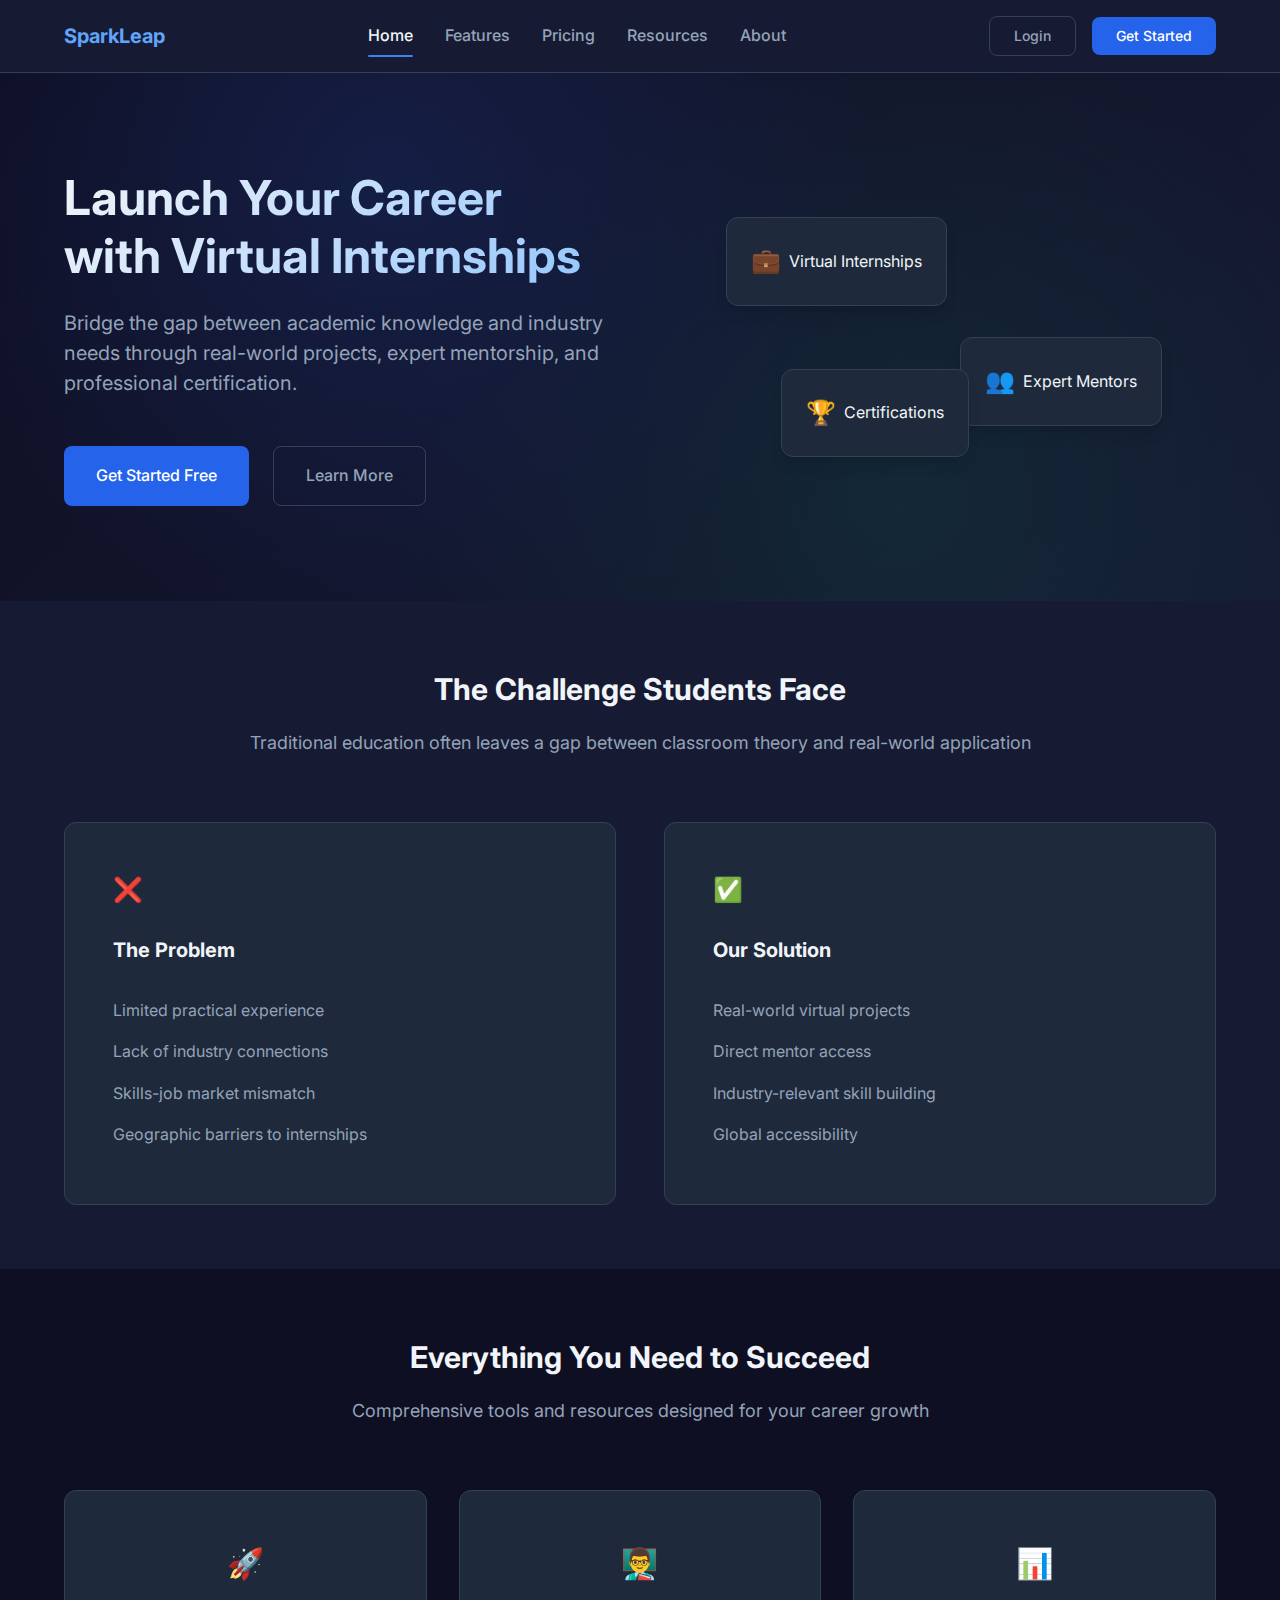
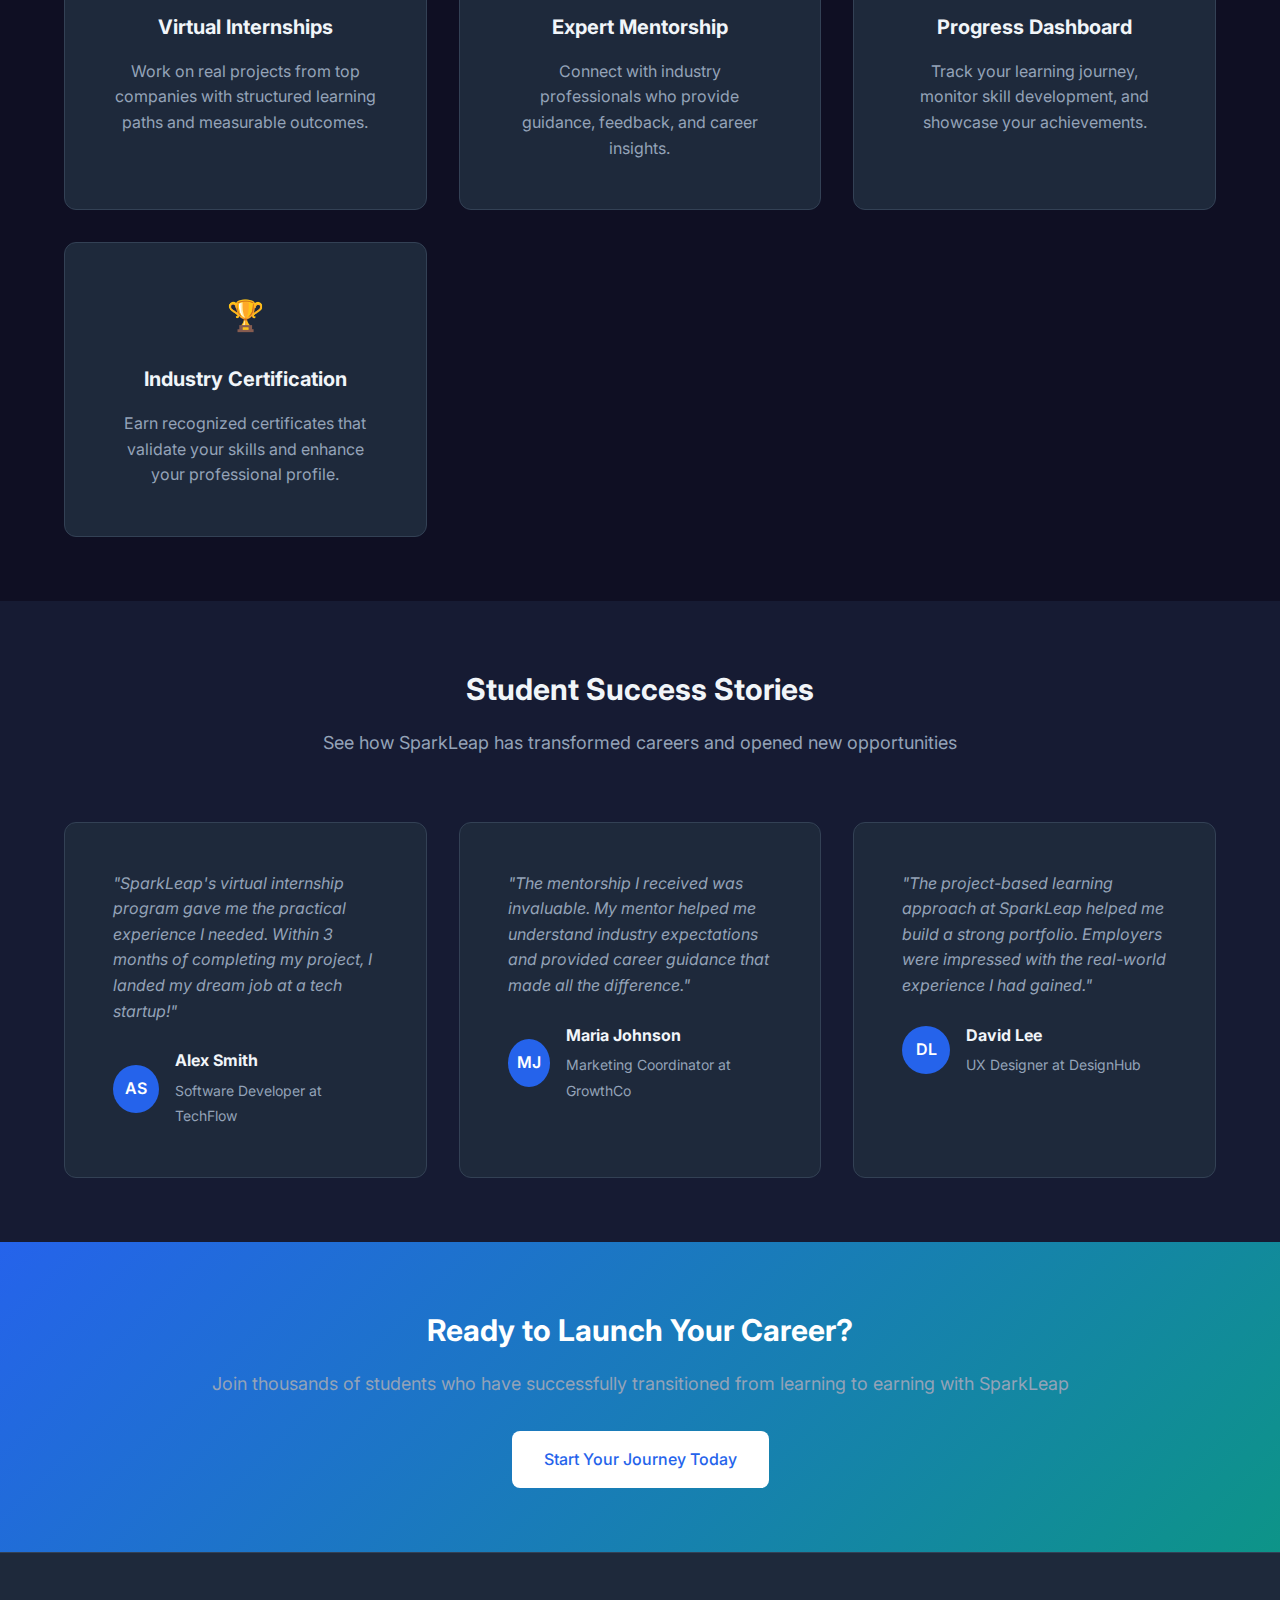
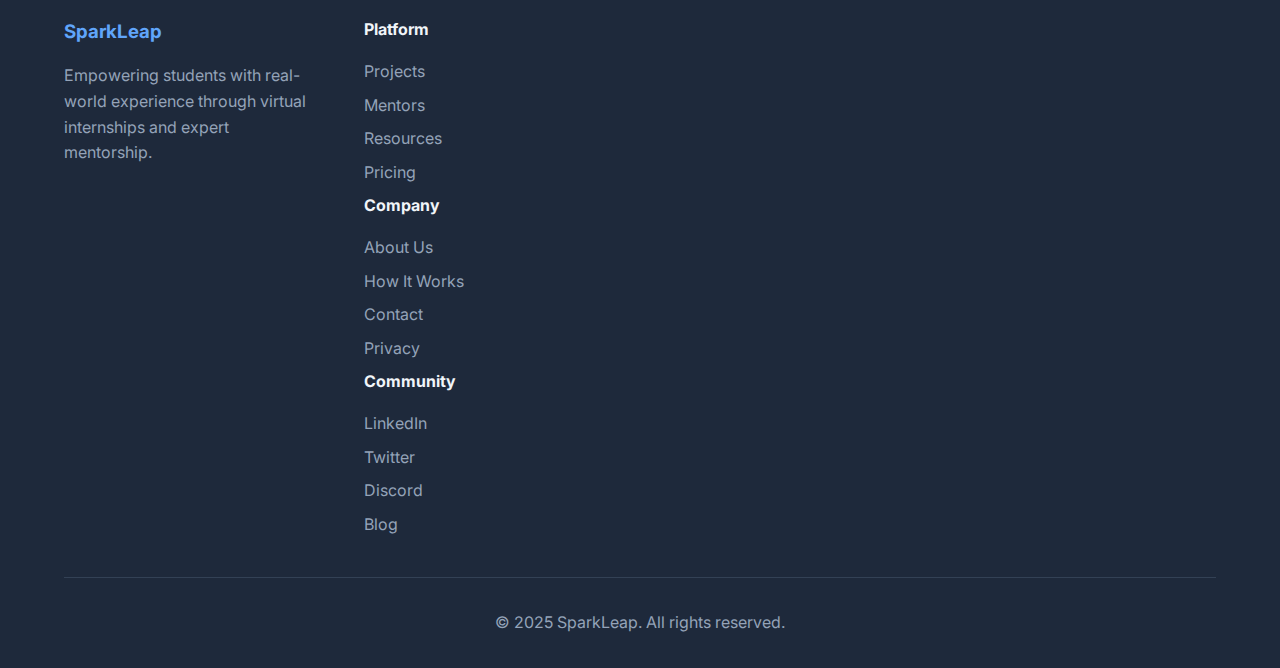
<file: index.html>
<!DOCTYPE html>
<html lang="en">
<head>
    <meta charset="UTF-8">
    <meta name="viewport" content="width=device-width, initial-scale=1.0">
    <title>SparkLeap - Virtual Internship Platform</title>
    <link rel="stylesheet" href="styles.css">
    <link href="https://fonts.googleapis.com/css2?family=Inter:wght@300;400;500;600;700&display=swap" rel="stylesheet">
</head>
<body>
    <nav class="navbar">
        <div class="nav-container">
            <div class="nav-logo">
                <h2>SparkLeap</h2>
            </div>
            <div class="nav-menu" id="navMenu">
                <a href="index.html" class="nav-link">Home</a>
                <a href="overview.html" class="nav-link">Features</a>
                <a href="pricing.html" class="nav-link">Pricing</a>
                <a href="resources.html" class="nav-link">Resources</a>
                <a href="team.html" class="nav-link">About</a>
            </div>
            <div class="nav-buttons">
                <a href="login.html" class="btn-secondary">Login</a>
                <a href="signup.html" class="btn-primary">Get Started</a>
            </div>
            <div class="hamburger" id="hamburger">
                <span></span>
                <span></span>
                <span></span>
            </div>
        </div>
    </nav>

    <main>
        <!-- Hero Section -->
        <section class="hero">
            <div class="container">
                <div class="hero-content">
                    <h1 class="hero-title">Launch Your Career with Virtual Internships</h1>
                    <p class="hero-subtitle">Bridge the gap between academic knowledge and industry needs through real-world projects, expert mentorship, and professional certification.</p>
                    <div class="hero-buttons">
                        <a href="signup.html" class="btn-primary btn-large">Get Started Free</a>
                        <a href="overview.html" class="btn-secondary btn-large">Learn More</a>
                    </div>
                </div>
                <div class="hero-image">
                    <div class="hero-graphic">
                        <div class="floating-card card-1">
                            <div class="card-icon">💼</div>
                            <span>Virtual Internships</span>
                        </div>
                        <div class="floating-card card-2">
                            <div class="card-icon">👥</div>
                            <span>Expert Mentors</span>
                        </div>
                        <div class="floating-card card-3">
                            <div class="card-icon">🏆</div>
                            <span>Certifications</span>
                        </div>
                    </div>
                </div>
            </div>
        </section>

        <!-- Problem & Solution -->
        <section class="problem-solution">
            <div class="container">
                <div class="section-header">
                    <h2>The Challenge Students Face</h2>
                    <p>Traditional education often leaves a gap between classroom theory and real-world application</p>
                </div>
                <div class="problem-solution-grid">
                    <div class="problem-card">
                        <div class="card-icon error">❌</div>
                        <h3>The Problem</h3>
                        <ul>
                            <li>Limited practical experience</li>
                            <li>Lack of industry connections</li>
                            <li>Skills-job market mismatch</li>
                            <li>Geographic barriers to internships</li>
                        </ul>
                    </div>
                    <div class="solution-card">
                        <div class="card-icon success">✅</div>
                        <h3>Our Solution</h3>
                        <ul>
                            <li>Real-world virtual projects</li>
                            <li>Direct mentor access</li>
                            <li>Industry-relevant skill building</li>
                            <li>Global accessibility</li>
                        </ul>
                    </div>
                </div>
            </div>
        </section>

        <!-- Features Overview -->
        <section class="features">
            <div class="container">
                <div class="section-header">
                    <h2>Everything You Need to Succeed</h2>
                    <p>Comprehensive tools and resources designed for your career growth</p>
                </div>
                <div class="features-grid">
                    <div class="feature-card">
                        <div class="feature-icon">🚀</div>
                        <h3>Virtual Internships</h3>
                        <p>Work on real projects from top companies with structured learning paths and measurable outcomes.</p>
                    </div>
                    <div class="feature-card">
                        <div class="feature-icon">👨‍🏫</div>
                        <h3>Expert Mentorship</h3>
                        <p>Connect with industry professionals who provide guidance, feedback, and career insights.</p>
                    </div>
                    <div class="feature-card">
                        <div class="feature-icon">📊</div>
                        <h3>Progress Dashboard</h3>
                        <p>Track your learning journey, monitor skill development, and showcase your achievements.</p>
                    </div>
                    <div class="feature-card">
                        <div class="feature-icon">🏆</div>
                        <h3>Industry Certification</h3>
                        <p>Earn recognized certificates that validate your skills and enhance your professional profile.</p>
                    </div>
                </div>
            </div>
        </section>

        <!-- Testimonials -->
        <section class="testimonials">
            <div class="container">
                <div class="section-header">
                    <h2>Student Success Stories</h2>
                    <p>See how SparkLeap has transformed careers and opened new opportunities</p>
                </div>
                <div class="testimonials-grid">
                    <div class="testimonial-card">
                        <div class="testimonial-content">
                            <p>"SparkLeap's virtual internship program gave me the practical experience I needed. Within 3 months of completing my project, I landed my dream job at a tech startup!"</p>
                        </div>
                        <div class="testimonial-author">
                            <div class="author-avatar">AS</div>
                            <div class="author-info">
                                <h4>Alex Smith</h4>
                                <span>Software Developer at TechFlow</span>
                            </div>
                        </div>
                    </div>
                    <div class="testimonial-card">
                        <div class="testimonial-content">
                            <p>"The mentorship I received was invaluable. My mentor helped me understand industry expectations and provided career guidance that made all the difference."</p>
                        </div>
                        <div class="testimonial-author">
                            <div class="author-avatar">MJ</div>
                            <div class="author-info">
                                <h4>Maria Johnson</h4>
                                <span>Marketing Coordinator at GrowthCo</span>
                            </div>
                        </div>
                    </div>
                    <div class="testimonial-card">
                        <div class="testimonial-content">
                            <p>"The project-based learning approach at SparkLeap helped me build a strong portfolio. Employers were impressed with the real-world experience I had gained."</p>
                        </div>
                        <div class="testimonial-author">
                            <div class="author-avatar">DL</div>
                            <div class="author-info">
                                <h4>David Lee</h4>
                                <span>UX Designer at DesignHub</span>
                            </div>
                        </div>
                    </div>
                </div>
            </div>
        </section>

        <!-- CTA Section -->
        <section class="cta">
            <div class="container">
                <div class="cta-content">
                    <h2>Ready to Launch Your Career?</h2>
                    <p>Join thousands of students who have successfully transitioned from learning to earning with SparkLeap</p>
                    <a href="signup.html" class="btn-primary btn-large">Start Your Journey Today</a>
                </div>
            </div>
        </section>
    </main>

    <!-- Footer -->
    <footer class="footer">
        <div class="container">
            <div class="footer-content">
                <div class="footer-brand">
                    <h3>SparkLeap</h3>
                    <p>Empowering students with real-world experience through virtual internships and expert mentorship.</p>
                </div>
                <div class="footer-links">
                    <div class="footer-column">
                        <h4>Platform</h4>
                        <a href="projects.html">Projects</a>
                        <a href="mentors.html">Mentors</a>
                        <a href="resources.html">Resources</a>
                        <a href="pricing.html">Pricing</a>
                    </div>
                    <div class="footer-column">
                        <h4>Company</h4>
                        <a href="team.html">About Us</a>
                        <a href="overview.html">How It Works</a>
                        <a href="#" onclick="alert('Contact: hello@sparkleap.com')">Contact</a>
                        <a href="#" onclick="alert('Privacy policy coming soon')">Privacy</a>
                    </div>
                    <div class="footer-column">
                        <h4>Community</h4>
                        <a href="#" onclick="alert('LinkedIn: @SparkLeap')">LinkedIn</a>
                        <a href="#" onclick="alert('Twitter: @SparkLeap')">Twitter</a>
                        <a href="#" onclick="alert('Discord community coming soon')">Discord</a>
                        <a href="#" onclick="alert('Blog coming soon')">Blog</a>
                    </div>
                </div>
            </div>
            <div class="footer-bottom">
                <p>&copy; 2025 SparkLeap. All rights reserved.</p>
            </div>
        </div>
    </footer>

    <script src="app.js"></script>
</body>
</html>
</file>
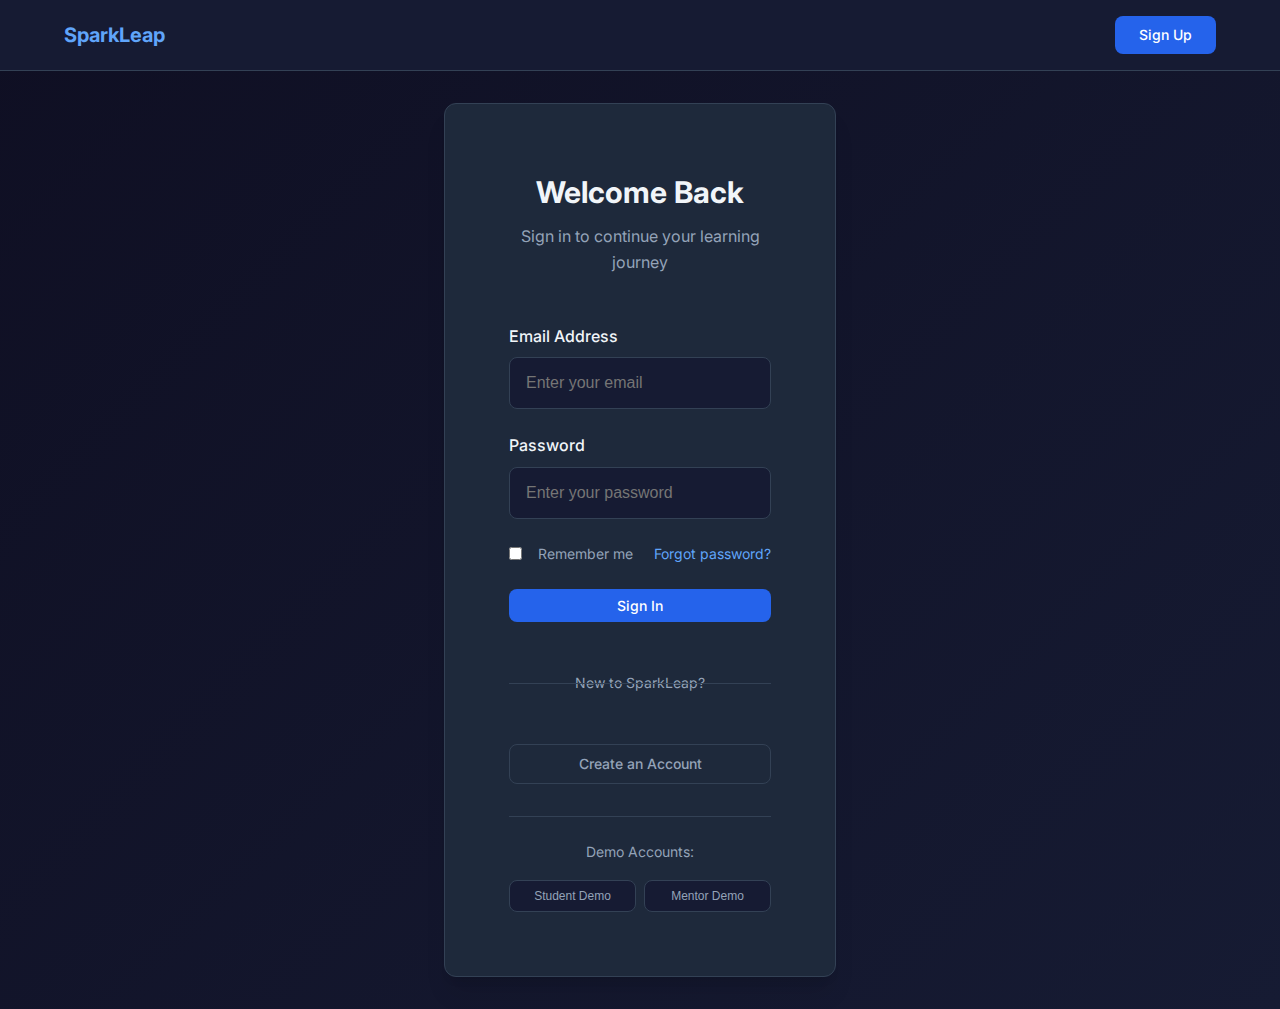
<file: dashboard.html>
<!DOCTYPE html>
<html lang="en">
<head>
    <meta charset="UTF-8">
    <meta name="viewport" content="width=device-width, initial-scale=1.0">
    <title>Dashboard - SparkLeap</title>
    <link rel="stylesheet" href="styles.css">
    <link href="https://fonts.googleapis.com/css2?family=Inter:wght@300;400;500;600;700&display=swap" rel="stylesheet">
</head>
<body>
    <nav class="navbar">
        <div class="nav-container">
            <div class="nav-logo">
                <h2>SparkLeap</h2>
            </div>
            <div class="nav-menu" id="navMenu">
                <a href="dashboard.html" class="nav-link active">Dashboard</a>
                <a href="projects.html" class="nav-link">Projects</a>
                <a href="mentors.html" class="nav-link">Mentors</a>
                <a href="resources.html" class="nav-link">Resources</a>
                <a href="team.html" class="nav-link">Team</a>
            </div>
            <div class="nav-buttons">
                <div class="user-menu">
                    <span id="userName">User</span>
                    <button id="logoutBtn" class="btn-secondary">Logout</button>
                </div>
            </div>
        </div>
    </nav>

    <main class="dashboard">
        <div class="container">
            <div class="dashboard-header">
                <div class="welcome-section">
                    <h1 id="welcomeMessage">Welcome back!</h1>
                    <p>Continue your learning journey and track your progress</p>
                </div>
                <div class="subscription-badge" id="subscriptionBadge">
                    <span>Free Plan</span>
                </div>
            </div>

            <div class="stats-grid">
                <div class="stat-card">
                    <div class="stat-icon">📚</div>
                    <div class="stat-info">
                        <h3 id="enrolledProjects">0</h3>
                        <p>Enrolled Projects</p>
                    </div>
                </div>
                <div class="stat-card">
                    <div class="stat-icon">✅</div>
                    <div class="stat-info">
                        <h3 id="completedProjects">0</h3>
                        <p>Completed</p>
                    </div>
                </div>
                <div class="stat-card">
                    <div class="stat-icon">🏆</div>
                    <div class="stat-info">
                        <h3 id="certifications">0</h3>
                        <p>Certifications</p>
                    </div>
                </div>
                <div class="stat-card">
                    <div class="stat-icon">👥</div>
                    <div class="stat-info">
                        <h3 id="mentorConnections">0</h3>
                        <p>Mentor Connections</p>
                    </div>
                </div>
            </div>

            <div class="dashboard-content">
                <div class="dashboard-section">
                    <div class="section-header">
                        <h2>Your Projects</h2>
                        <a href="projects.html" class="btn-secondary">View All</a>
                    </div>
                    <div class="project-cards" id="userProjects">
                        <div class="empty-state">
                            <div class="empty-icon">📝</div>
                            <h3>No projects yet</h3>
                            <p>Start your first project to begin your learning journey</p>
                            <a href="projects.html" class="btn-primary">Browse Projects</a>
                        </div>
                    </div>
                </div>

                <div class="dashboard-section">
                    <div class="section-header">
                        <h2>Recent Activity</h2>
                    </div>
                    <div class="activity-feed" id="activityFeed">
                        <div class="activity-item">
                            <div class="activity-icon">🎉</div>
                            <div class="activity-content">
                                <p><strong>Welcome to SparkLeap!</strong></p>
                                <span class="activity-time">Just now</span>
                            </div>
                        </div>
                    </div>
                </div>

                <div class="dashboard-section">
                    <div class="section-header">
                        <h2>Recommended for You</h2>
                    </div>
                    <div class="recommendations">
                        <div class="recommendation-card">
                            <h4>🚀 Getting Started Guide</h4>
                            <p>Learn how to make the most of your SparkLeap experience</p>
                            <a href="resources.html" class="btn-secondary btn-small">Read Guide</a>
                        </div>
                        <div class="recommendation-card">
                            <h4>💼 Build Your Profile</h4>
                            <p>Complete your profile to get personalized project recommendations</p>
                            <button class="btn-secondary btn-small" onclick="alert('Profile editing coming soon!')">Edit Profile</button>
                        </div>
                        <div class="recommendation-card">
                            <h4>🎯 Set Career Goals</h4>
                            <p>Define your career objectives to get targeted learning paths</p>
                            <button class="btn-secondary btn-small" onclick="alert('Goal setting coming soon!')">Set Goals</button>
                        </div>
                    </div>
                </div>
            </div>
        </div>
    </main>

    <script src="dashboard.js"></script>
    <script src="app.js"></script>
</body>
</html>
</file>
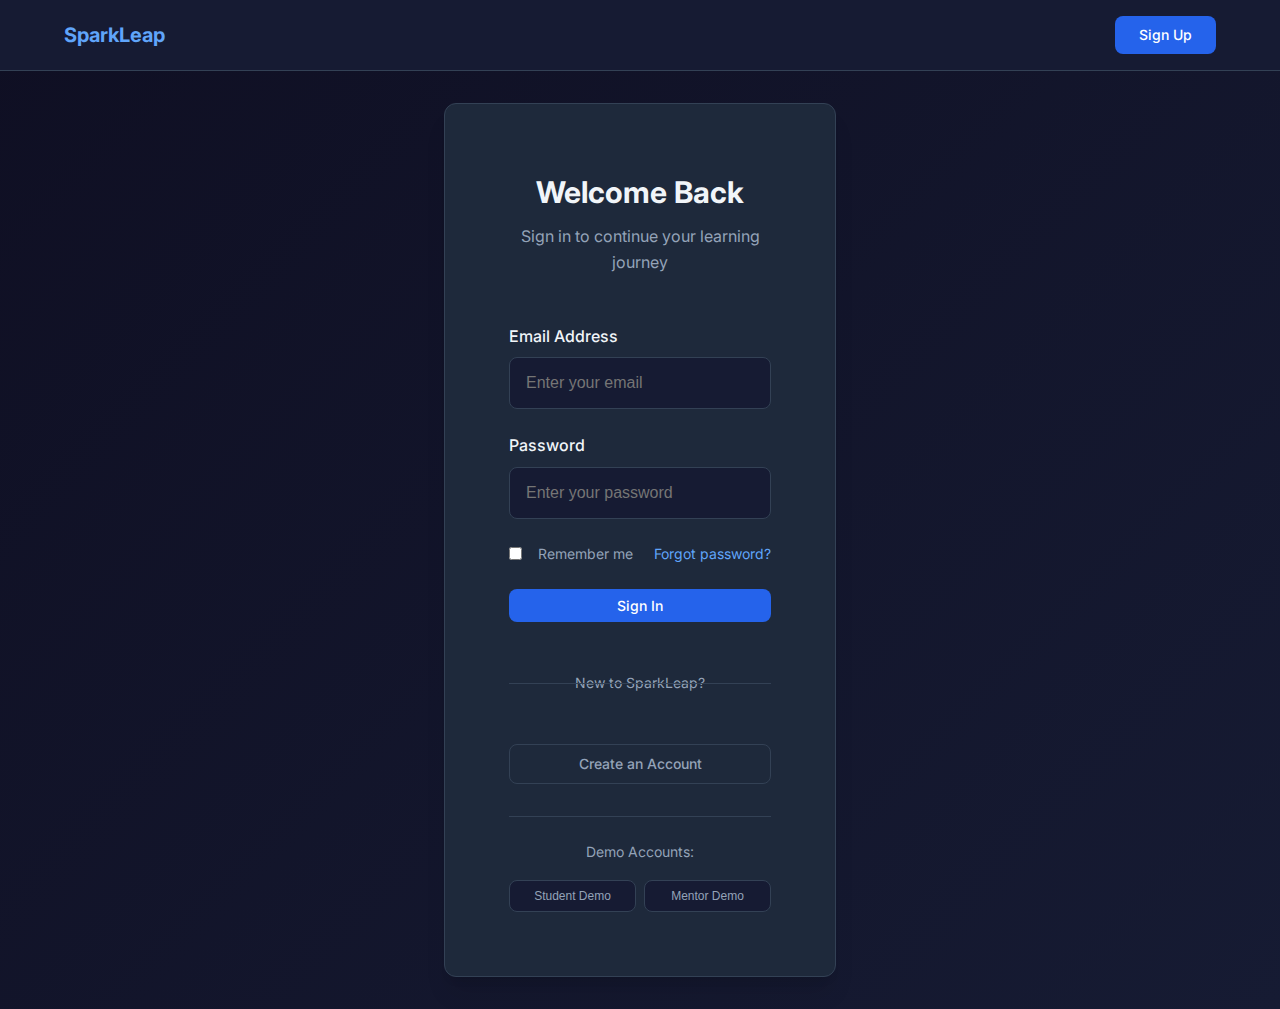
<file: login.html>
<!DOCTYPE html>
<html lang="en">
<head>
    <meta charset="UTF-8">
    <meta name="viewport" content="width=device-width, initial-scale=1.0">
    <title>Login - SparkLeap</title>
    <link rel="stylesheet" href="styles.css">
    <link href="https://fonts.googleapis.com/css2?family=Inter:wght@300;400;500;600;700&display=swap" rel="stylesheet">
</head>
<body class="auth-page">
    <nav class="navbar">
        <div class="nav-container">
            <div class="nav-logo">
                <a href="index.html"><h2>SparkLeap</h2></a>
            </div>
            <div class="nav-buttons">
                <a href="signup.html" class="btn-primary">Sign Up</a>
            </div>
        </div>
    </nav>

    <main class="auth-main">
        <div class="auth-container">
            <div class="auth-card">
                <div class="auth-header">
                    <h1>Welcome Back</h1>
                    <p>Sign in to continue your learning journey</p>
                </div>
                
                <form class="auth-form" id="loginForm">
                    <div class="form-group">
                        <label for="email">Email Address</label>
                        <input type="email" id="email" name="email" required placeholder="Enter your email">
                    </div>
                    
                    <div class="form-group">
                        <label for="password">Password</label>
                        <input type="password" id="password" name="password" required placeholder="Enter your password">
                    </div>
                    
                    <div class="form-options">
                        <label class="checkbox-container">
                            <input type="checkbox" id="remember">
                            <span class="checkmark"></span>
                            Remember me
                        </label>
                        <a href="#" class="forgot-password" onclick="alert('Password reset feature coming soon!')">Forgot password?</a>
                    </div>
                    
                    <button type="submit" class="btn-primary btn-full">Sign In</button>
                    
                    <div class="auth-divider">
                        <span>New to SparkLeap?</span>
                    </div>
                    
                    <a href="signup.html" class="btn-secondary btn-full">Create an Account</a>
                </form>
                
                <div class="demo-accounts">
                    <p class="demo-title">Demo Accounts:</p>
                    <div class="demo-buttons">
                        <button class="demo-btn" onclick="fillDemoAccount('student')">Student Demo</button>
                        <button class="demo-btn" onclick="fillDemoAccount('mentor')">Mentor Demo</button>
                    </div>
                </div>
            </div>
        </div>
    </main>

    <script src="auth.js"></script>
</body>
</html>
</file>
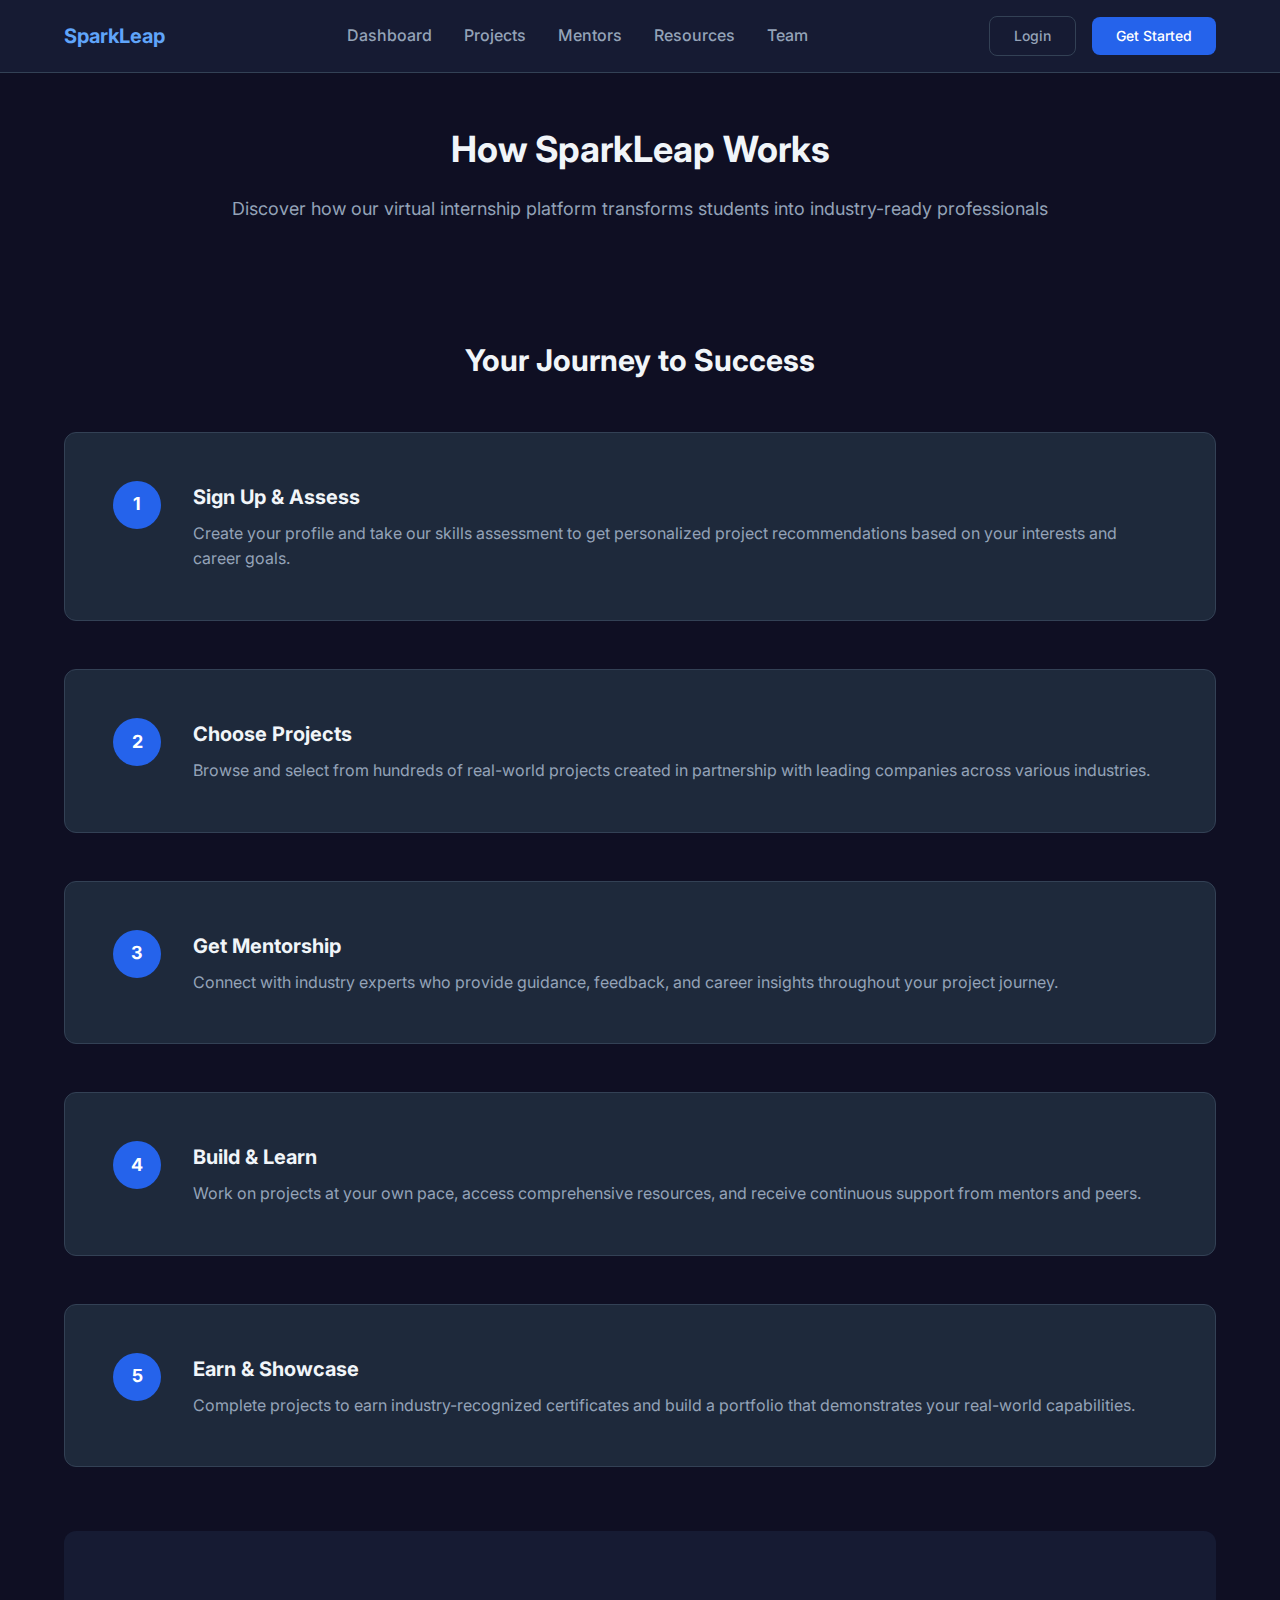
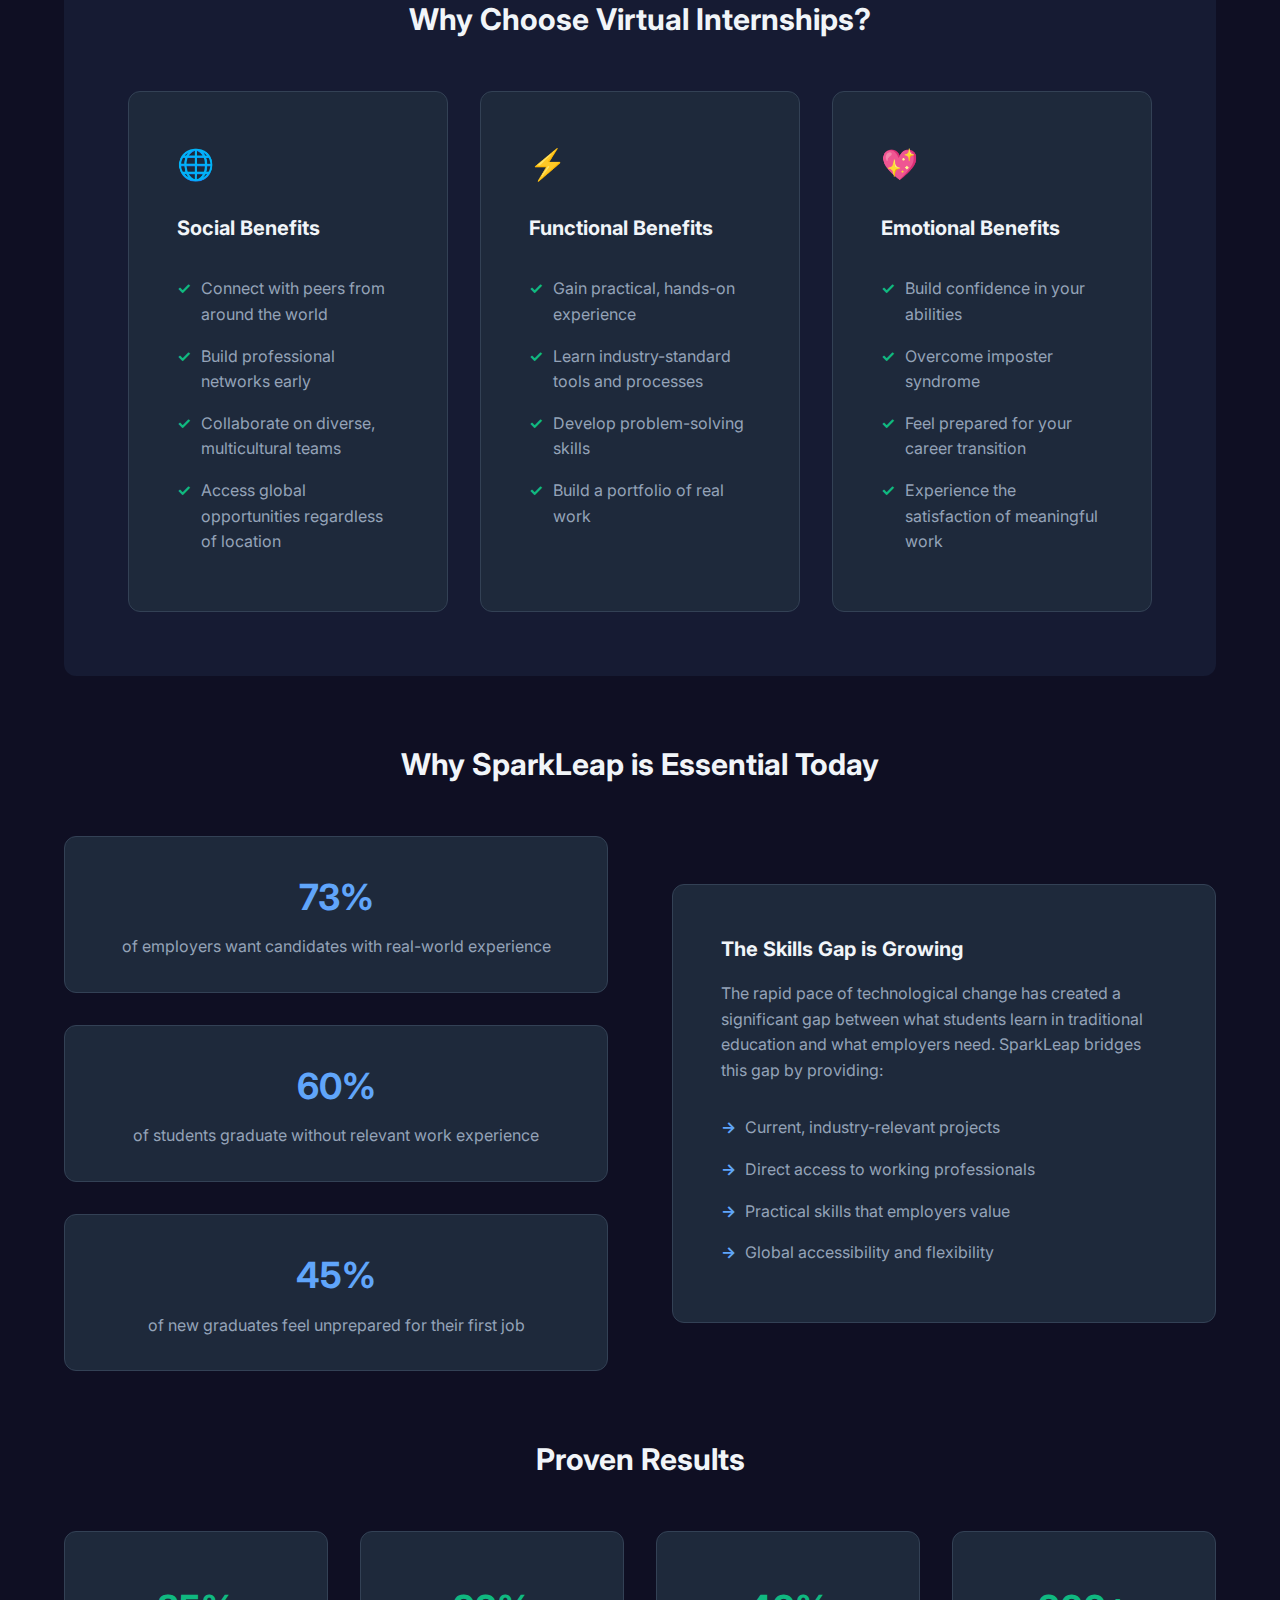
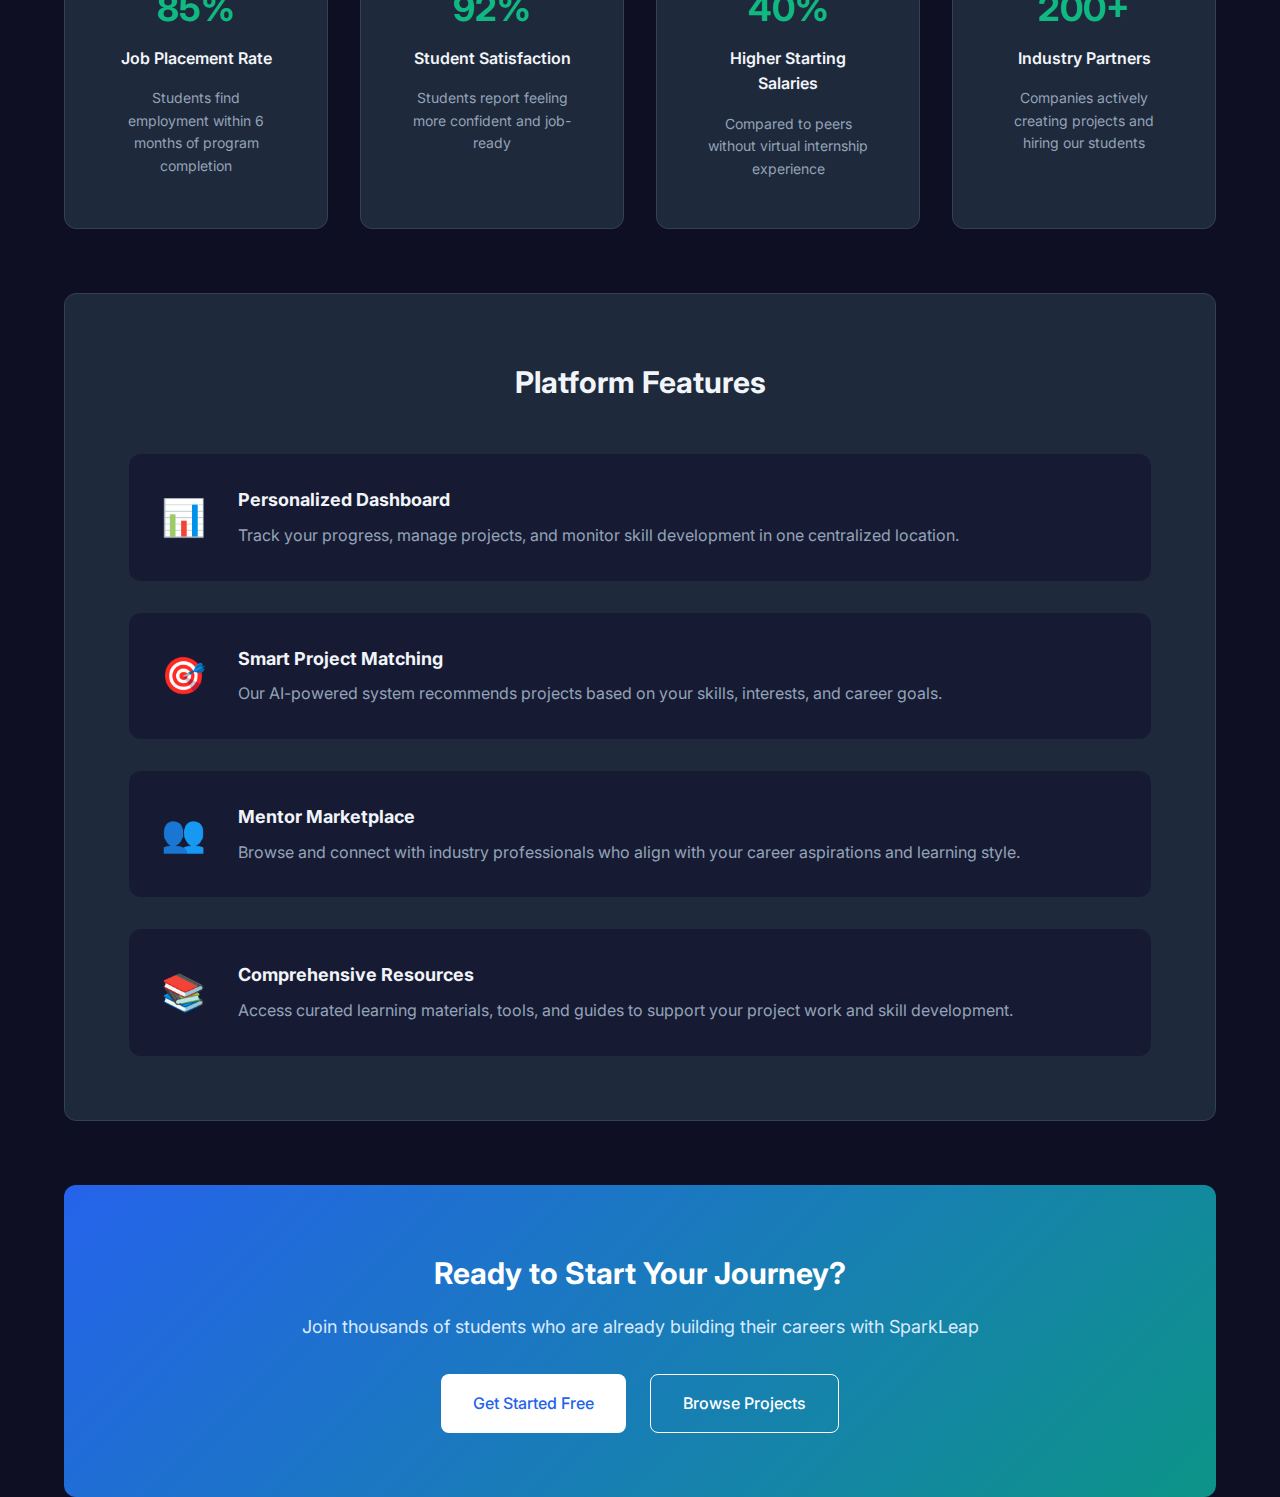
<file: overview.html>
<!DOCTYPE html>
<html lang="en">
<head>
    <meta charset="UTF-8">
    <meta name="viewport" content="width=device-width, initial-scale=1.0">
    <title>How It Works - SparkLeap</title>
    <link rel="stylesheet" href="styles.css">
    <link href="https://fonts.googleapis.com/css2?family=Inter:wght@300;400;500;600;700&display=swap" rel="stylesheet">
</head>
<body>
    <nav class="navbar">
        <div class="nav-container">
            <div class="nav-logo">
                <a href="index.html"><h2>SparkLeap</h2></a>
            </div>
            <div class="nav-menu" id="navMenu">
                <a href="dashboard.html" class="nav-link" id="dashboardLink">Dashboard</a>
                <a href="projects.html" class="nav-link">Projects</a>
                <a href="mentors.html" class="nav-link">Mentors</a>
                <a href="resources.html" class="nav-link">Resources</a>
                <a href="team.html" class="nav-link">Team</a>
            </div>
            <div class="nav-buttons" id="navButtons">
                <a href="login.html" class="btn-secondary">Login</a>
                <a href="signup.html" class="btn-primary">Get Started</a>
            </div>
        </div>
    </nav>

    <main class="overview-page">
        <div class="container">
            <div class="page-header">
                <h1>How SparkLeap Works</h1>
                <p>Discover how our virtual internship platform transforms students into industry-ready professionals</p>
            </div>

            <div class="process-section">
                <h2>Your Journey to Success</h2>
                <div class="process-steps">
                    <div class="step">
                        <div class="step-number">1</div>
                        <div class="step-content">
                            <h3>Sign Up & Assess</h3>
                            <p>Create your profile and take our skills assessment to get personalized project recommendations based on your interests and career goals.</p>
                        </div>
                    </div>
                    <div class="step">
                        <div class="step-number">2</div>
                        <div class="step-content">
                            <h3>Choose Projects</h3>
                            <p>Browse and select from hundreds of real-world projects created in partnership with leading companies across various industries.</p>
                        </div>
                    </div>
                    <div class="step">
                        <div class="step-number">3</div>
                        <div class="step-content">
                            <h3>Get Mentorship</h3>
                            <p>Connect with industry experts who provide guidance, feedback, and career insights throughout your project journey.</p>
                        </div>
                    </div>
                    <div class="step">
                        <div class="step-number">4</div>
                        <div class="step-content">
                            <h3>Build & Learn</h3>
                            <p>Work on projects at your own pace, access comprehensive resources, and receive continuous support from mentors and peers.</p>
                        </div>
                    </div>
                    <div class="step">
                        <div class="step-number">5</div>
                        <div class="step-content">
                            <h3>Earn & Showcase</h3>
                            <p>Complete projects to earn industry-recognized certificates and build a portfolio that demonstrates your real-world capabilities.</p>
                        </div>
                    </div>
                </div>
            </div>

            <div class="benefits-section">
                <h2>Why Choose Virtual Internships?</h2>
                <div class="benefits-grid">
                    <div class="benefit-card social">
                        <div class="benefit-icon">🌐</div>
                        <h3>Social Benefits</h3>
                        <ul>
                            <li>Connect with peers from around the world</li>
                            <li>Build professional networks early</li>
                            <li>Collaborate on diverse, multicultural teams</li>
                            <li>Access global opportunities regardless of location</li>
                        </ul>
                    </div>
                    <div class="benefit-card functional">
                        <div class="benefit-icon">⚡</div>
                        <h3>Functional Benefits</h3>
                        <ul>
                            <li>Gain practical, hands-on experience</li>
                            <li>Learn industry-standard tools and processes</li>
                            <li>Develop problem-solving skills</li>
                            <li>Build a portfolio of real work</li>
                        </ul>
                    </div>
                    <div class="benefit-card emotional">
                        <div class="benefit-icon">💖</div>
                        <h3>Emotional Benefits</h3>
                        <ul>
                            <li>Build confidence in your abilities</li>
                            <li>Overcome imposter syndrome</li>
                            <li>Feel prepared for your career transition</li>
                            <li>Experience the satisfaction of meaningful work</li>
                        </ul>
                    </div>
                </div>
            </div>

            <div class="market-trends-section">
                <h2>Why SparkLeap is Essential Today</h2>
                <div class="trends-content">
                    <div class="trend-stats">
                        <div class="stat">
                            <h3>73%</h3>
                            <p>of employers want candidates with real-world experience</p>
                        </div>
                        <div class="stat">
                            <h3>60%</h3>
                            <p>of students graduate without relevant work experience</p>
                        </div>
                        <div class="stat">
                            <h3>45%</h3>
                            <p>of new graduates feel unprepared for their first job</p>
                        </div>
                    </div>
                    <div class="trends-text">
                        <h3>The Skills Gap is Growing</h3>
                        <p>The rapid pace of technological change has created a significant gap between what students learn in traditional education and what employers need. SparkLeap bridges this gap by providing:</p>
                        <ul>
                            <li>Current, industry-relevant projects</li>
                            <li>Direct access to working professionals</li>
                            <li>Practical skills that employers value</li>
                            <li>Global accessibility and flexibility</li>
                        </ul>
                    </div>
                </div>
            </div>

            <div class="success-metrics">
                <h2>Proven Results</h2>
                <div class="metrics-grid">
                    <div class="metric-card">
                        <div class="metric-number">85%</div>
                        <div class="metric-label">Job Placement Rate</div>
                        <p>Students find employment within 6 months of program completion</p>
                    </div>
                    <div class="metric-card">
                        <div class="metric-number">92%</div>
                        <div class="metric-label">Student Satisfaction</div>
                        <p>Students report feeling more confident and job-ready</p>
                    </div>
                    <div class="metric-card">
                        <div class="metric-number">40%</div>
                        <div class="metric-label">Higher Starting Salaries</div>
                        <p>Compared to peers without virtual internship experience</p>
                    </div>
                    <div class="metric-card">
                        <div class="metric-number">200+</div>
                        <div class="metric-label">Industry Partners</div>
                        <p>Companies actively creating projects and hiring our students</p>
                    </div>
                </div>
            </div>

            <div class="platform-features">
                <h2>Platform Features</h2>
                <div class="features-showcase">
                    <div class="feature-item">
                        <div class="feature-visual">📊</div>
                        <div class="feature-details">
                            <h4>Personalized Dashboard</h4>
                            <p>Track your progress, manage projects, and monitor skill development in one centralized location.</p>
                        </div>
                    </div>
                    <div class="feature-item">
                        <div class="feature-visual">🎯</div>
                        <div class="feature-details">
                            <h4>Smart Project Matching</h4>
                            <p>Our AI-powered system recommends projects based on your skills, interests, and career goals.</p>
                        </div>
                    </div>
                    <div class="feature-item">
                        <div class="feature-visual">👥</div>
                        <div class="feature-details">
                            <h4>Mentor Marketplace</h4>
                            <p>Browse and connect with industry professionals who align with your career aspirations and learning style.</p>
                        </div>
                    </div>
                    <div class="feature-item">
                        <div class="feature-visual">📚</div>
                        <div class="feature-details">
                            <h4>Comprehensive Resources</h4>
                            <p>Access curated learning materials, tools, and guides to support your project work and skill development.</p>
                        </div>
                    </div>
                </div>
            </div>

            <div class="cta-section">
                <div class="cta-content">
                    <h2>Ready to Start Your Journey?</h2>
                    <p>Join thousands of students who are already building their careers with SparkLeap</p>
                    <div class="cta-buttons">
                        <a href="signup.html" class="btn-primary btn-large">Get Started Free</a>
                        <a href="projects.html" class="btn-secondary btn-large">Browse Projects</a>
                    </div>
                </div>
            </div>
        </div>
    </main>

    <script src="app.js"></script>
</body>
</html>
</file>
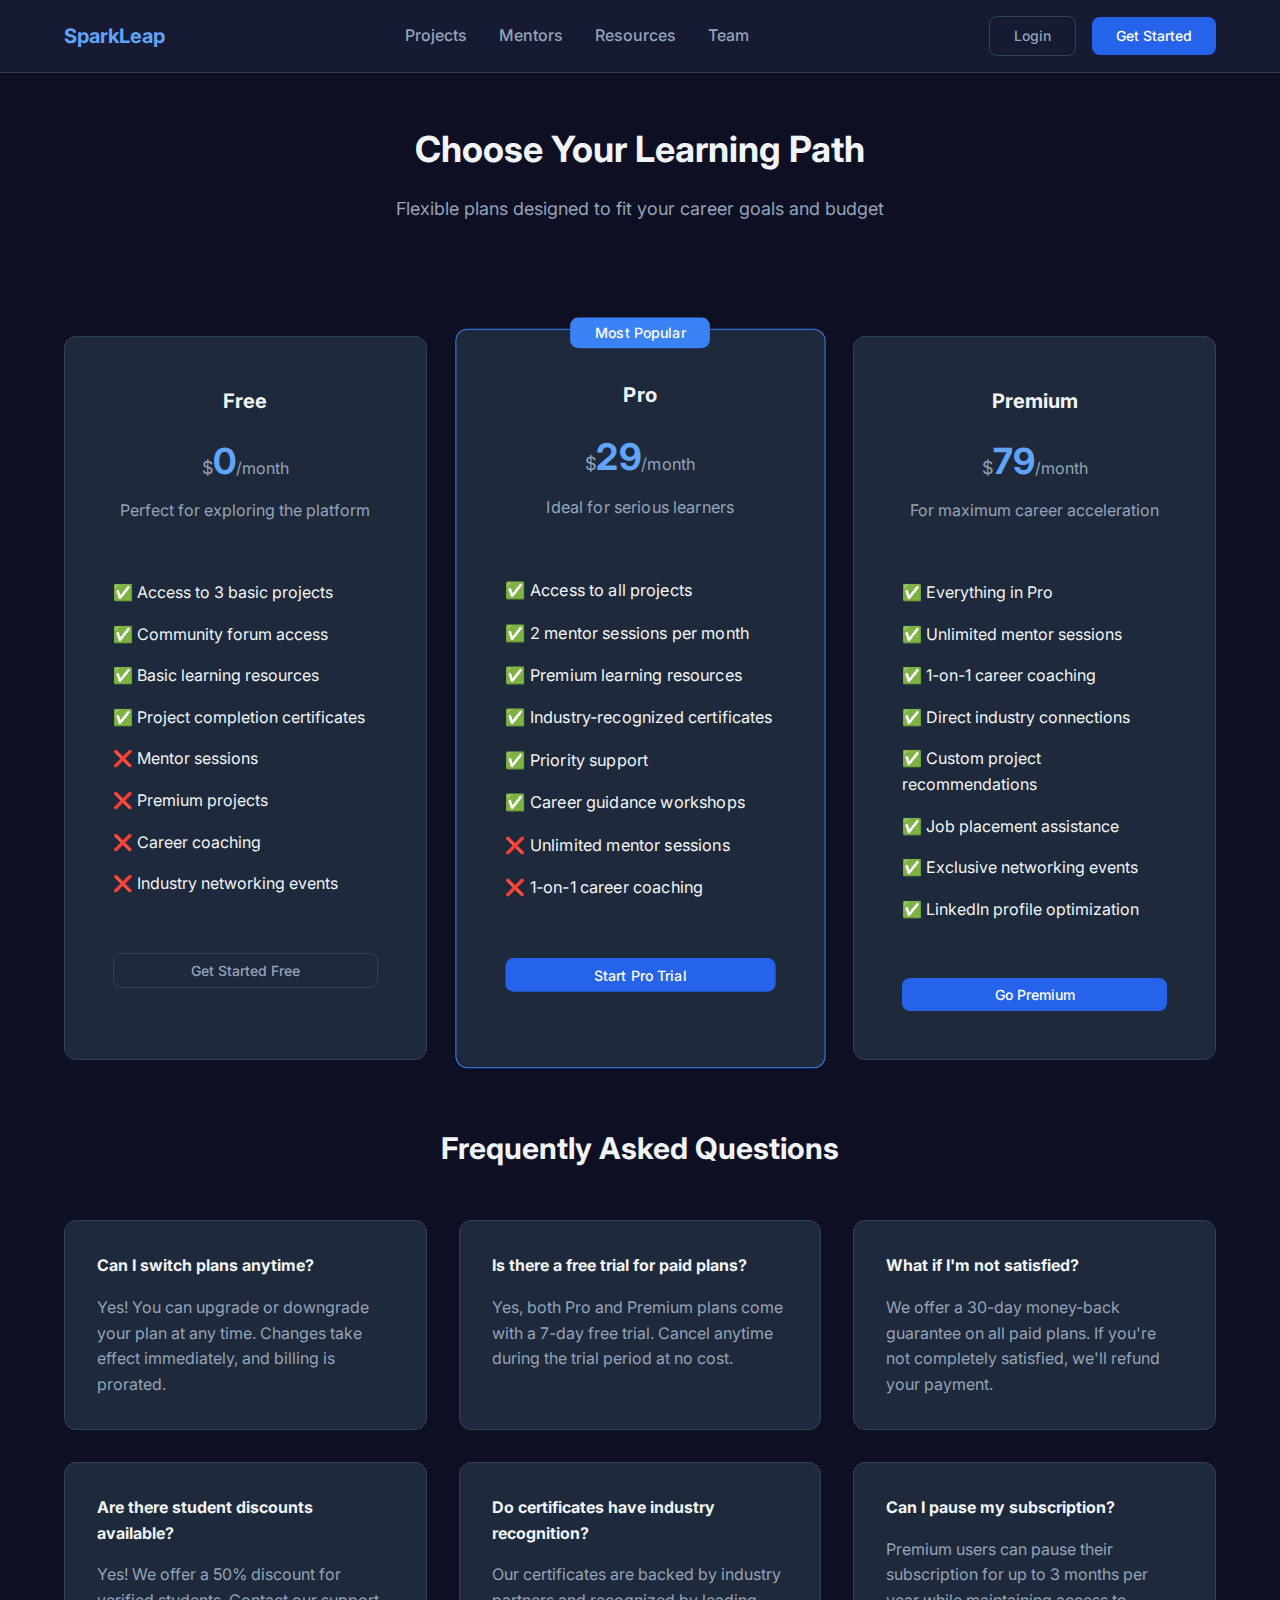
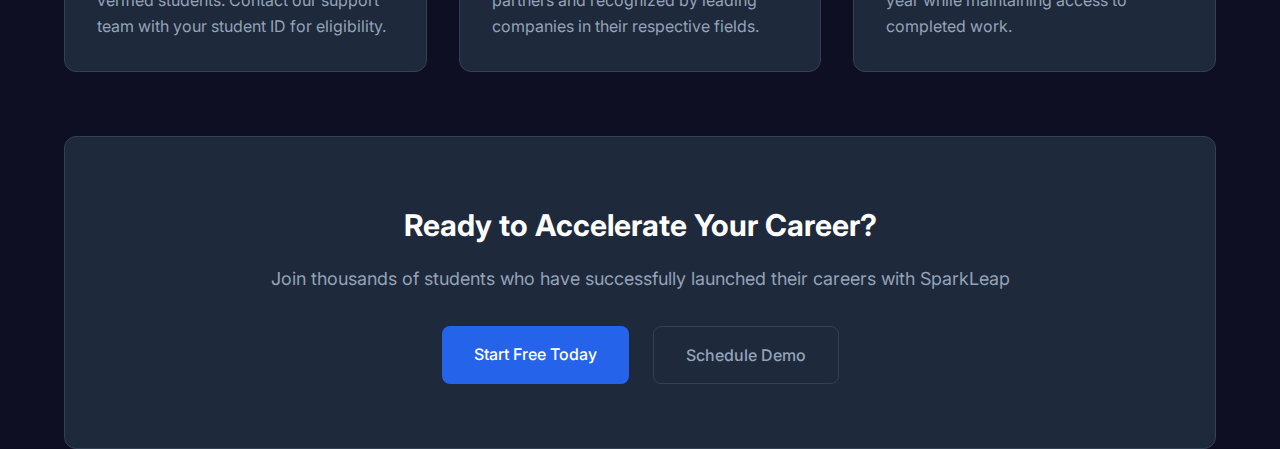
<file: pricing.html>
<!DOCTYPE html>
<html lang="en">
<head>
    <meta charset="UTF-8">
    <meta name="viewport" content="width=device-width, initial-scale=1.0">
    <title>Pricing - SparkLeap</title>
    <link rel="stylesheet" href="styles.css">
    <link href="https://fonts.googleapis.com/css2?family=Inter:wght@300;400;500;600;700&display=swap" rel="stylesheet">
</head>
<body>
    <nav class="navbar">
        <div class="nav-container">
            <div class="nav-logo">
                <a href="index.html"><h2>SparkLeap</h2></a>
            </div>
            <div class="nav-menu" id="navMenu">
                <a href="dashboard.html" class="nav-link" id="dashboardLink">Dashboard</a>
                <a href="projects.html" class="nav-link">Projects</a>
                <a href="mentors.html" class="nav-link">Mentors</a>
                <a href="resources.html" class="nav-link">Resources</a>
                <a href="team.html" class="nav-link">Team</a>
            </div>
            <div class="nav-buttons" id="navButtons">
                <a href="login.html" class="btn-secondary">Login</a>
                <a href="signup.html" class="btn-primary">Get Started</a>
            </div>
        </div>
    </nav>

    <main class="pricing-page">
        <div class="container">
            <div class="page-header">
                <h1>Choose Your Learning Path</h1>
                <p>Flexible plans designed to fit your career goals and budget</p>
            </div>

            <div class="pricing-grid">
                <div class="pricing-card">
                    <div class="plan-header">
                        <h3>Free</h3>
                        <div class="price">
                            <span class="currency">$</span>
                            <span class="amount">0</span>
                            <span class="period">/month</span>
                        </div>
                        <p>Perfect for exploring the platform</p>
                    </div>
                    <div class="plan-features">
                        <ul>
                            <li>✅ Access to 3 basic projects</li>
                            <li>✅ Community forum access</li>
                            <li>✅ Basic learning resources</li>
                            <li>✅ Project completion certificates</li>
                            <li>❌ Mentor sessions</li>
                            <li>❌ Premium projects</li>
                            <li>❌ Career coaching</li>
                            <li>❌ Industry networking events</li>
                        </ul>
                    </div>
                    <button class="btn-secondary btn-full" onclick="selectPlan('free')">Get Started Free</button>
                </div>

                <div class="pricing-card popular">
                    <div class="popular-badge">Most Popular</div>
                    <div class="plan-header">
                        <h3>Pro</h3>
                        <div class="price">
                            <span class="currency">$</span>
                            <span class="amount">29</span>
                            <span class="period">/month</span>
                        </div>
                        <p>Ideal for serious learners</p>
                    </div>
                    <div class="plan-features">
                        <ul>
                            <li>✅ Access to all projects</li>
                            <li>✅ 2 mentor sessions per month</li>
                            <li>✅ Premium learning resources</li>
                            <li>✅ Industry-recognized certificates</li>
                            <li>✅ Priority support</li>
                            <li>✅ Career guidance workshops</li>
                            <li>❌ Unlimited mentor sessions</li>
                            <li>❌ 1-on-1 career coaching</li>
                        </ul>
                    </div>
                    <button class="btn-primary btn-full" onclick="selectPlan('pro')">Start Pro Trial</button>
                </div>

                <div class="pricing-card">
                    <div class="plan-header">
                        <h3>Premium</h3>
                        <div class="price">
                            <span class="currency">$</span>
                            <span class="amount">79</span>
                            <span class="period">/month</span>
                        </div>
                        <p>For maximum career acceleration</p>
                    </div>
                    <div class="plan-features">
                        <ul>
                            <li>✅ Everything in Pro</li>
                            <li>✅ Unlimited mentor sessions</li>
                            <li>✅ 1-on-1 career coaching</li>
                            <li>✅ Direct industry connections</li>
                            <li>✅ Custom project recommendations</li>
                            <li>✅ Job placement assistance</li>
                            <li>✅ Exclusive networking events</li>
                            <li>✅ LinkedIn profile optimization</li>
                        </ul>
                    </div>
                    <button class="btn-primary btn-full" onclick="selectPlan('premium')">Go Premium</button>
                </div>
            </div>

            <div class="pricing-faq">
                <h2>Frequently Asked Questions</h2>
                <div class="faq-grid">
                    <div class="faq-item">
                        <h4>Can I switch plans anytime?</h4>
                        <p>Yes! You can upgrade or downgrade your plan at any time. Changes take effect immediately, and billing is prorated.</p>
                    </div>
                    <div class="faq-item">
                        <h4>Is there a free trial for paid plans?</h4>
                        <p>Yes, both Pro and Premium plans come with a 7-day free trial. Cancel anytime during the trial period at no cost.</p>
                    </div>
                    <div class="faq-item">
                        <h4>What if I'm not satisfied?</h4>
                        <p>We offer a 30-day money-back guarantee on all paid plans. If you're not completely satisfied, we'll refund your payment.</p>
                    </div>
                    <div class="faq-item">
                        <h4>Are there student discounts available?</h4>
                        <p>Yes! We offer a 50% discount for verified students. Contact our support team with your student ID for eligibility.</p>
                    </div>
                    <div class="faq-item">
                        <h4>Do certificates have industry recognition?</h4>
                        <p>Our certificates are backed by industry partners and recognized by leading companies in their respective fields.</p>
                    </div>
                    <div class="faq-item">
                        <h4>Can I pause my subscription?</h4>
                        <p>Premium users can pause their subscription for up to 3 months per year while maintaining access to completed work.</p>
                    </div>
                </div>
            </div>

            <div class="pricing-cta">
                <div class="cta-content">
                    <h2>Ready to Accelerate Your Career?</h2>
                    <p>Join thousands of students who have successfully launched their careers with SparkLeap</p>
                    <div class="cta-buttons">
                        <a href="signup.html" class="btn-primary btn-large">Start Free Today</a>
                        <button class="btn-secondary btn-large" onclick="alert('Schedule a demo: demo@sparkleap.com')">Schedule Demo</button>
                    </div>
                </div>
            </div>
        </div>
    </main>

    <script src="pricing.js"></script>
    <script src="app.js"></script>
</body>
</html>
</file>
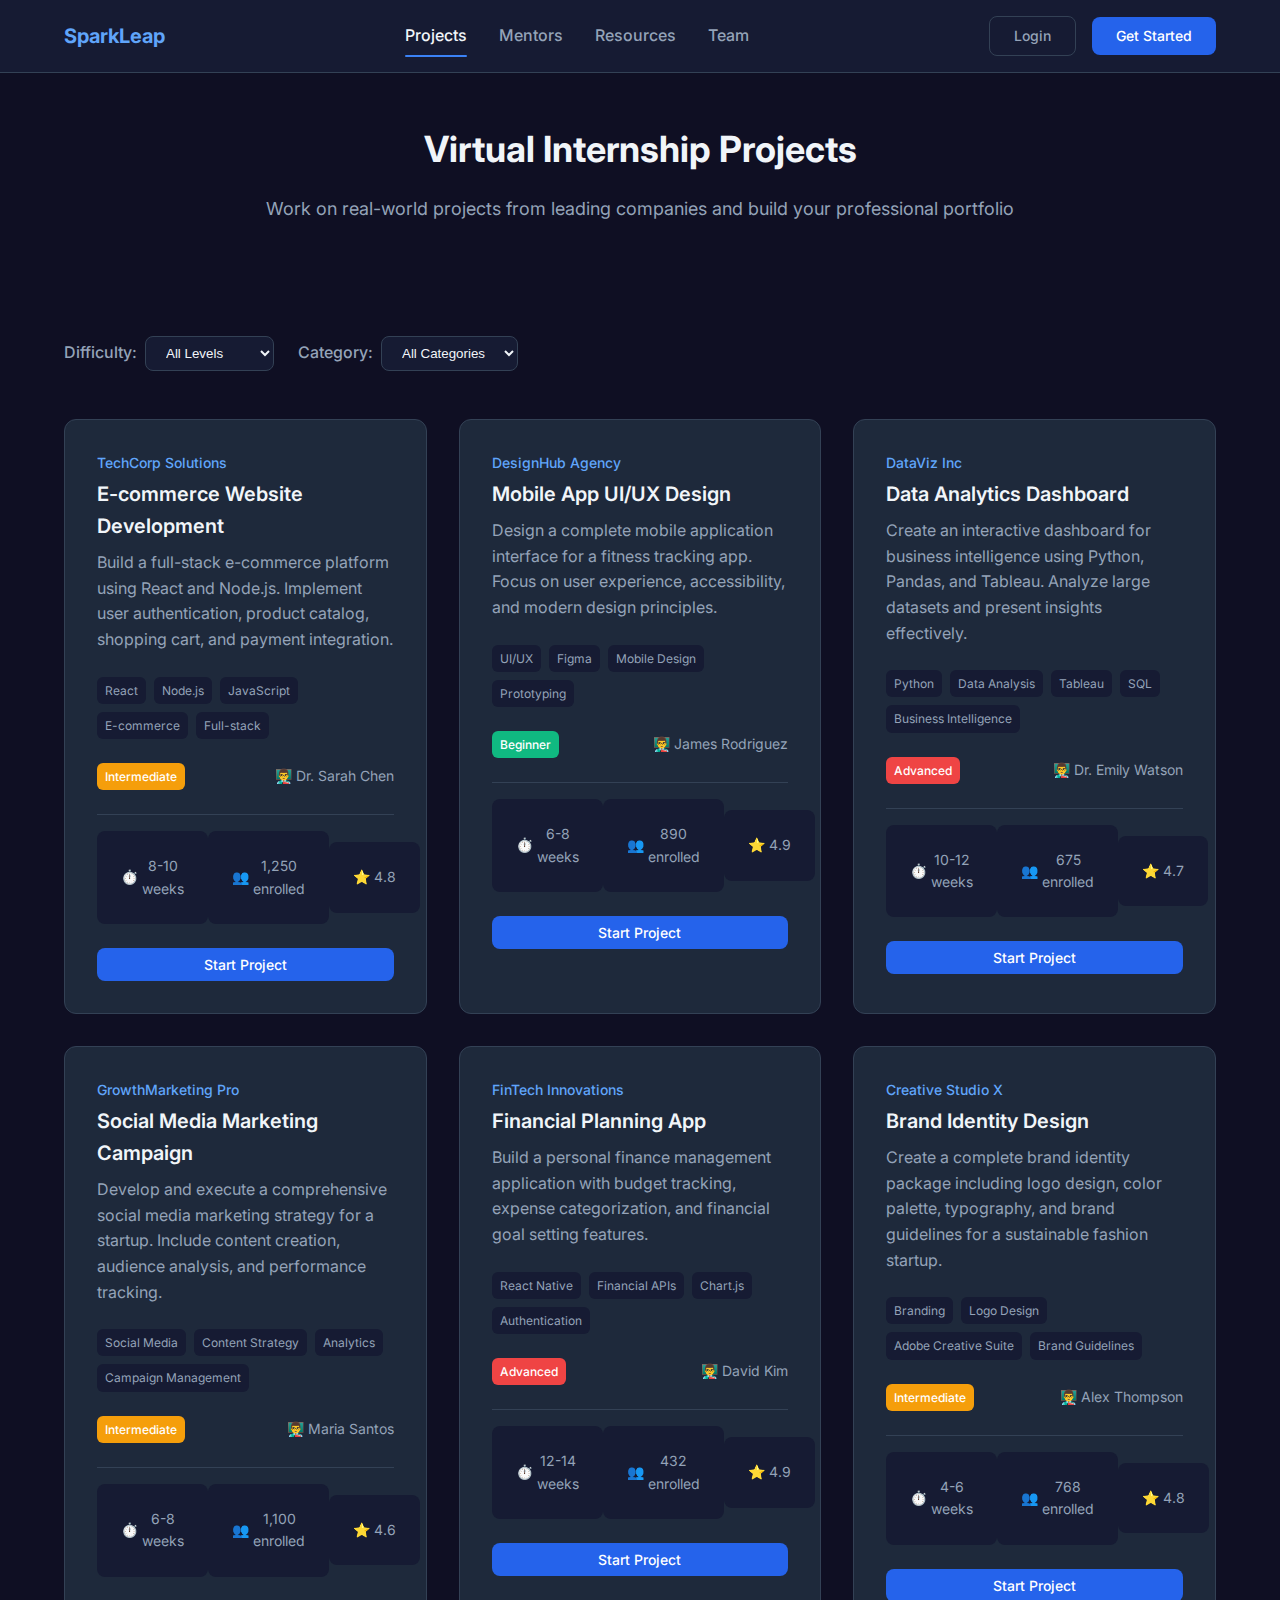
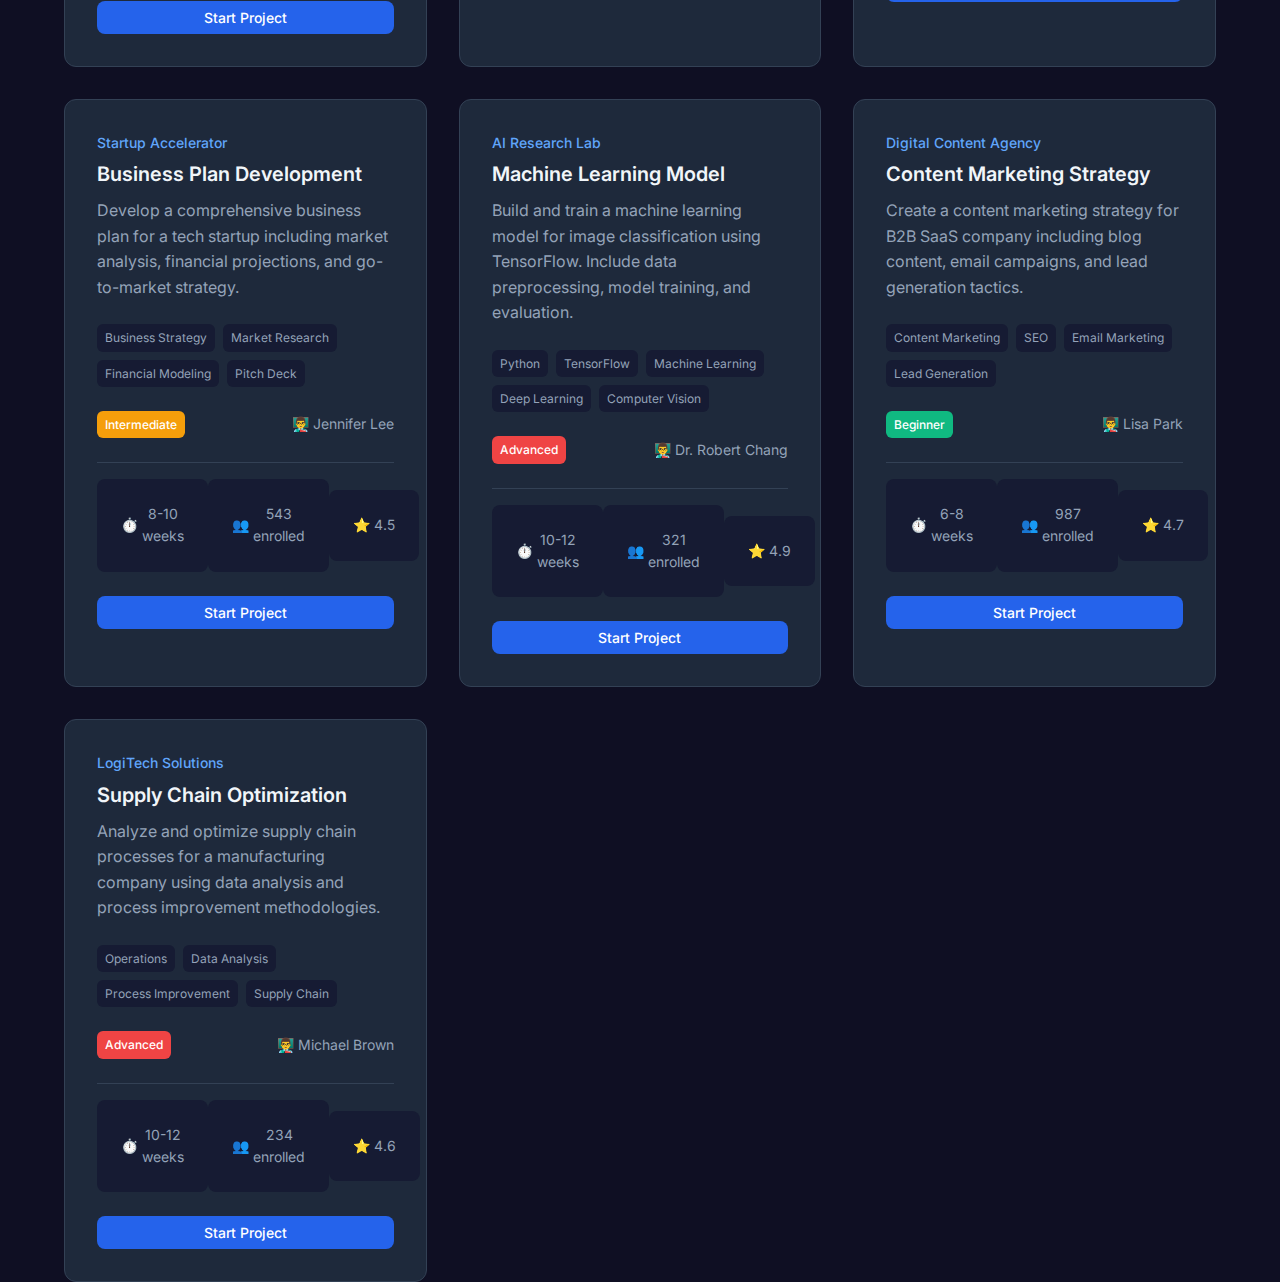
<file: projects.html>
<!DOCTYPE html>
<html lang="en">
<head>
    <meta charset="UTF-8">
    <meta name="viewport" content="width=device-width, initial-scale=1.0">
    <title>Projects - SparkLeap</title>
    <link rel="stylesheet" href="styles.css">
    <link href="https://fonts.googleapis.com/css2?family=Inter:wght@300;400;500;600;700&display=swap" rel="stylesheet">
</head>
<body>
    <nav class="navbar">
        <div class="nav-container">
            <div class="nav-logo">
                <a href="index.html"><h2>SparkLeap</h2></a>
            </div>
            <div class="nav-menu" id="navMenu">
                <a href="dashboard.html" class="nav-link" id="dashboardLink">Dashboard</a>
                <a href="projects.html" class="nav-link active">Projects</a>
                <a href="mentors.html" class="nav-link">Mentors</a>
                <a href="resources.html" class="nav-link">Resources</a>
                <a href="team.html" class="nav-link">Team</a>
            </div>
            <div class="nav-buttons" id="navButtons">
                <a href="login.html" class="btn-secondary">Login</a>
                <a href="signup.html" class="btn-primary">Get Started</a>
            </div>
        </div>
    </nav>

    <main class="projects-page">
        <div class="container">
            <div class="page-header">
                <h1>Virtual Internship Projects</h1>
                <p>Work on real-world projects from leading companies and build your professional portfolio</p>
            </div>

            <div class="filters">
                <div class="filter-group">
                    <label>Difficulty:</label>
                    <select id="difficultyFilter">
                        <option value="">All Levels</option>
                        <option value="beginner">Beginner</option>
                        <option value="intermediate">Intermediate</option>
                        <option value="advanced">Advanced</option>
                    </select>
                </div>
                <div class="filter-group">
                    <label>Category:</label>
                    <select id="categoryFilter">
                        <option value="">All Categories</option>
                        <option value="technology">Technology</option>
                        <option value="business">Business</option>
                        <option value="design">Design</option>
                        <option value="marketing">Marketing</option>
                    </select>
                </div>
            </div>

            <div class="projects-grid" id="projectsGrid">
                <!-- Projects will be loaded here -->
            </div>
        </div>
    </main>

    <script src="projects.js"></script>
    <script src="app.js"></script>
</body>
</html>
</file>
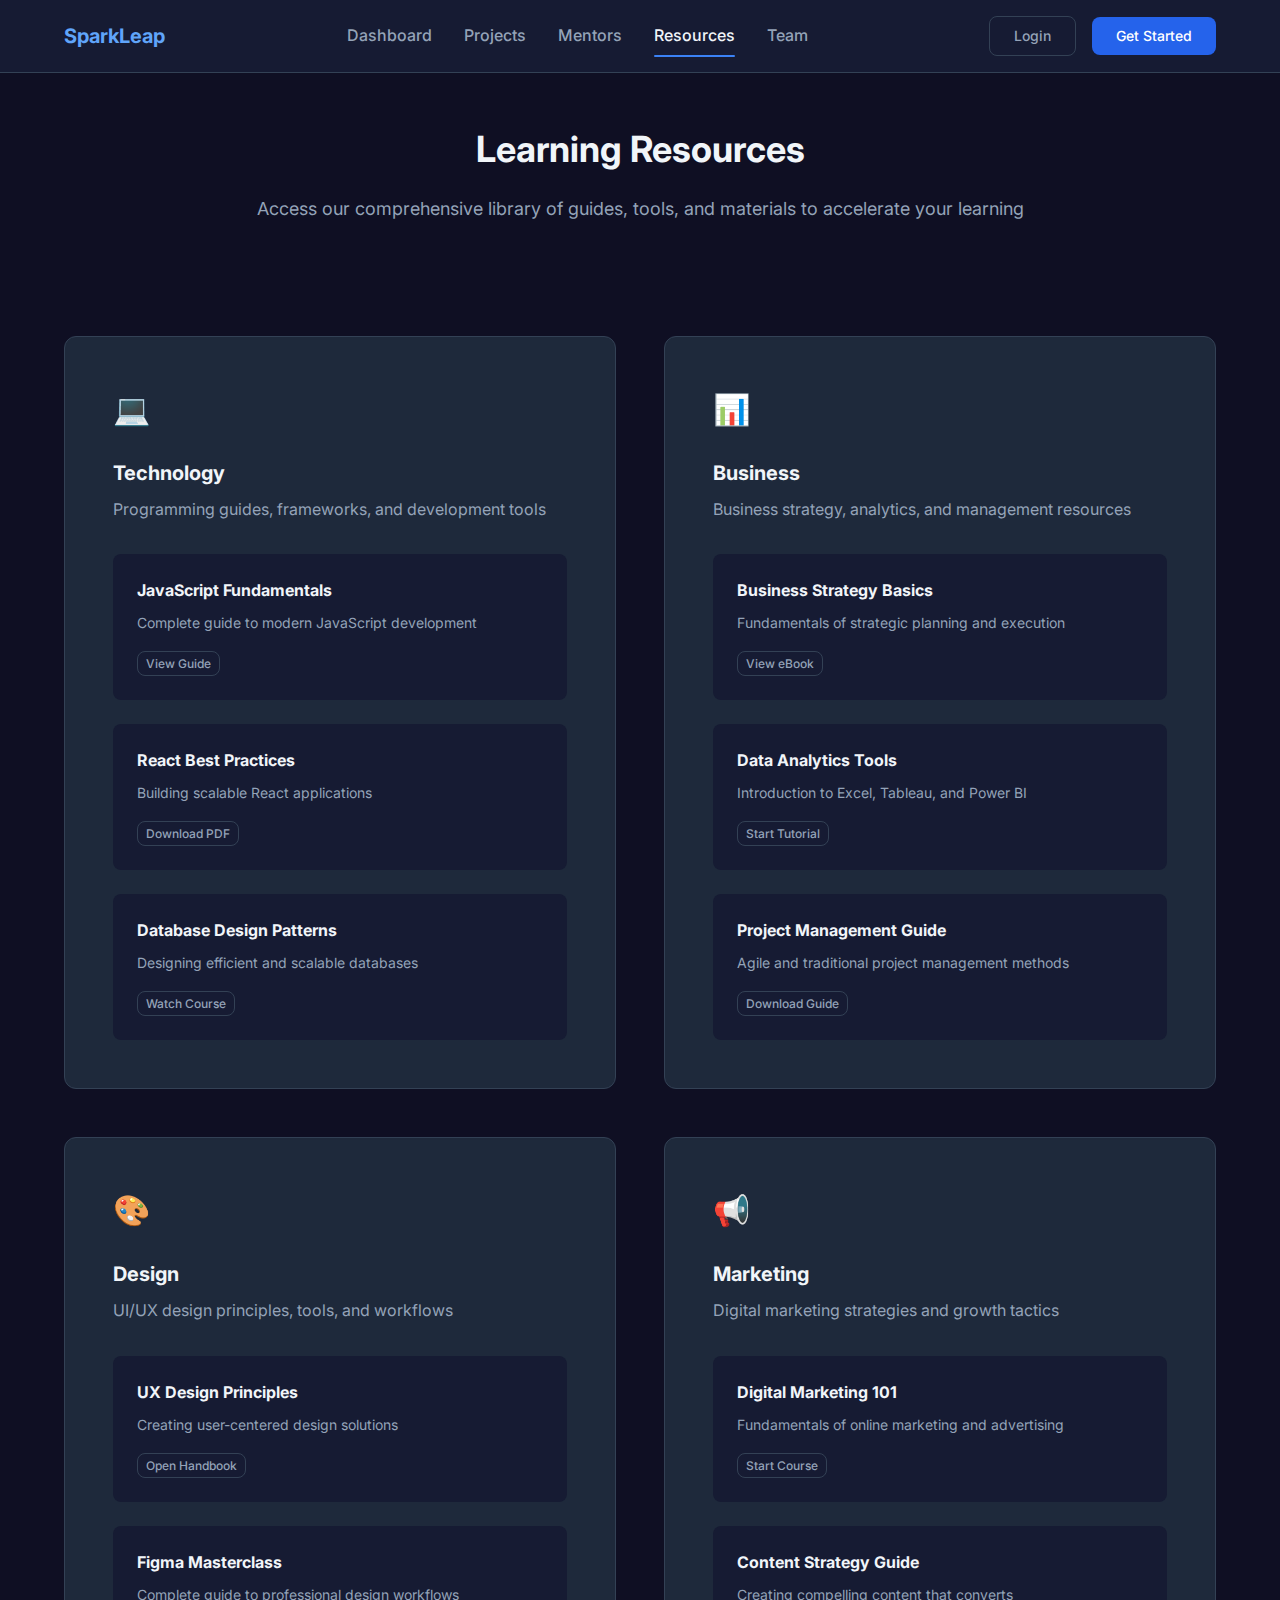
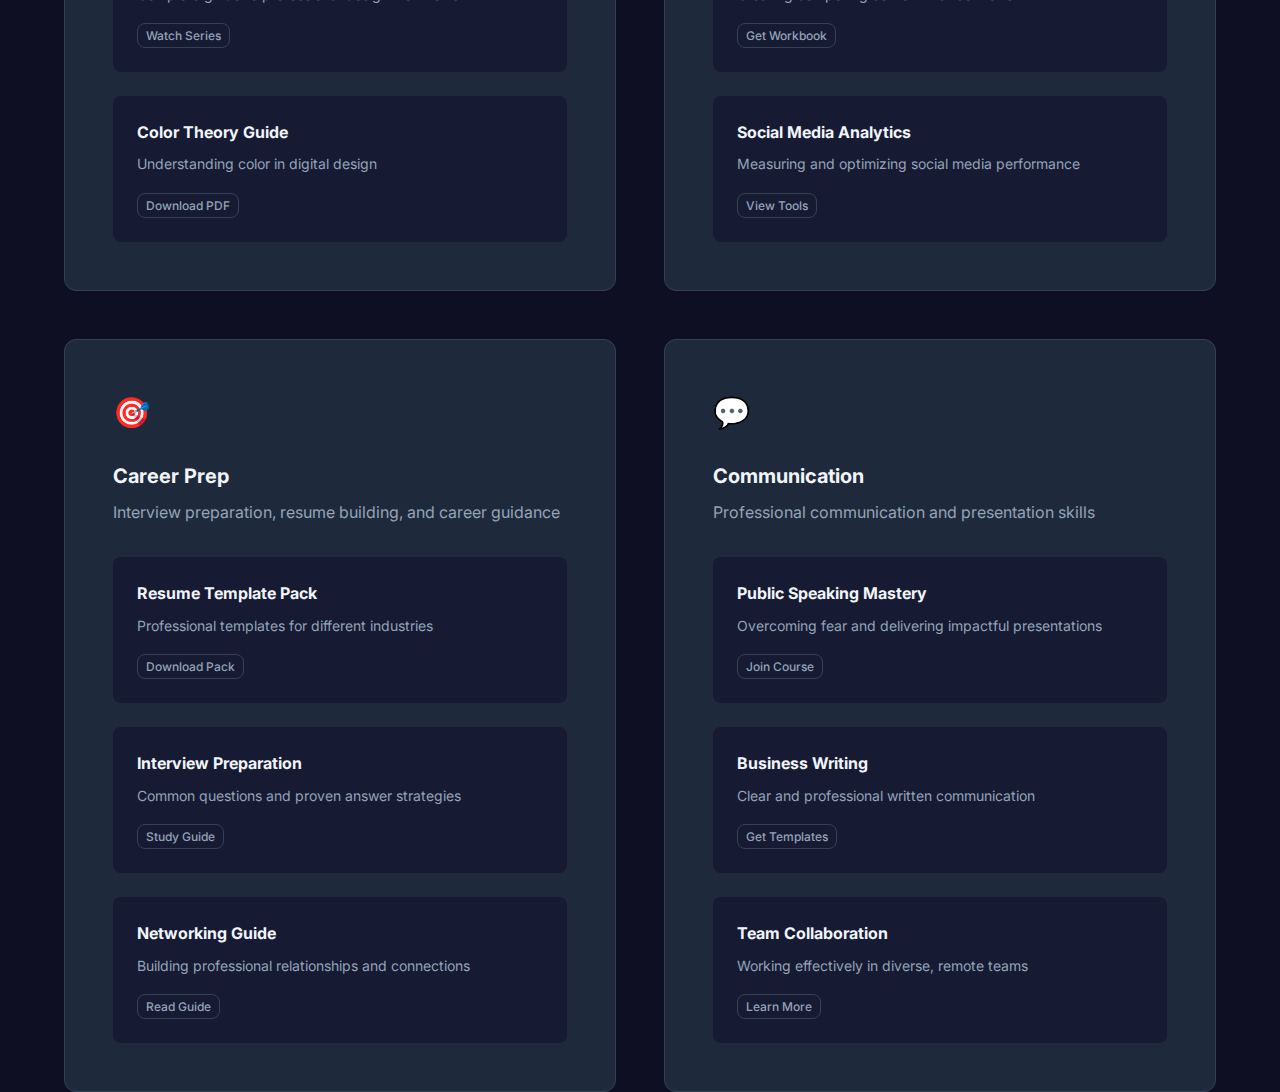
<file: resources.html>
<!DOCTYPE html>
<html lang="en">
<head>
    <meta charset="UTF-8">
    <meta name="viewport" content="width=device-width, initial-scale=1.0">
    <title>Resources - SparkLeap</title>
    <link rel="stylesheet" href="styles.css">
    <link href="https://fonts.googleapis.com/css2?family=Inter:wght@300;400;500;600;700&display=swap" rel="stylesheet">
</head>
<body>
    <nav class="navbar">
        <div class="nav-container">
            <div class="nav-logo">
                <a href="index.html"><h2>SparkLeap</h2></a>
            </div>
            <div class="nav-menu" id="navMenu">
                <a href="dashboard.html" class="nav-link" id="dashboardLink">Dashboard</a>
                <a href="projects.html" class="nav-link">Projects</a>
                <a href="mentors.html" class="nav-link">Mentors</a>
                <a href="resources.html" class="nav-link active">Resources</a>
                <a href="team.html" class="nav-link">Team</a>
            </div>
            <div class="nav-buttons" id="navButtons">
                <a href="login.html" class="btn-secondary">Login</a>
                <a href="signup.html" class="btn-primary">Get Started</a>
            </div>
        </div>
    </nav>

    <main class="resources-page">
        <div class="container">
            <div class="page-header">
                <h1>Learning Resources</h1>
                <p>Access our comprehensive library of guides, tools, and materials to accelerate your learning</p>
            </div>

            <div class="resource-categories">
                <div class="category-card">
                    <div class="category-icon">💻</div>
                    <h3>Technology</h3>
                    <p>Programming guides, frameworks, and development tools</p>
                    <div class="resource-list">
                        <div class="resource-item">
                            <h4>JavaScript Fundamentals</h4>
                            <p>Complete guide to modern JavaScript development</p>
                            <button class="btn-secondary btn-small" onclick="openResource('JavaScript Fundamentals Guide')">View Guide</button>
                        </div>
                        <div class="resource-item">
                            <h4>React Best Practices</h4>
                            <p>Building scalable React applications</p>
                            <button class="btn-secondary btn-small" onclick="openResource('React Best Practices PDF')">Download PDF</button>
                        </div>
                        <div class="resource-item">
                            <h4>Database Design Patterns</h4>
                            <p>Designing efficient and scalable databases</p>
                            <button class="btn-secondary btn-small" onclick="openResource('Database Design Video Course')">Watch Course</button>
                        </div>
                    </div>
                </div>

                <div class="category-card">
                    <div class="category-icon">📊</div>
                    <h3>Business</h3>
                    <p>Business strategy, analytics, and management resources</p>
                    <div class="resource-list">
                        <div class="resource-item">
                            <h4>Business Strategy Basics</h4>
                            <p>Fundamentals of strategic planning and execution</p>
                            <button class="btn-secondary btn-small" onclick="openResource('Business Strategy eBook')">View eBook</button>
                        </div>
                        <div class="resource-item">
                            <h4>Data Analytics Tools</h4>
                            <p>Introduction to Excel, Tableau, and Power BI</p>
                            <button class="btn-secondary btn-small" onclick="openResource('Analytics Tools Tutorial')">Start Tutorial</button>
                        </div>
                        <div class="resource-item">
                            <h4>Project Management Guide</h4>
                            <p>Agile and traditional project management methods</p>
                            <button class="btn-secondary btn-small" onclick="openResource('PM Certification Guide')">Download Guide</button>
                        </div>
                    </div>
                </div>

                <div class="category-card">
                    <div class="category-icon">🎨</div>
                    <h3>Design</h3>
                    <p>UI/UX design principles, tools, and workflows</p>
                    <div class="resource-list">
                        <div class="resource-item">
                            <h4>UX Design Principles</h4>
                            <p>Creating user-centered design solutions</p>
                            <button class="btn-secondary btn-small" onclick="openResource('UX Design Handbook')">Open Handbook</button>
                        </div>
                        <div class="resource-item">
                            <h4>Figma Masterclass</h4>
                            <p>Complete guide to professional design workflows</p>
                            <button class="btn-secondary btn-small" onclick="openResource('Figma Video Series')">Watch Series</button>
                        </div>
                        <div class="resource-item">
                            <h4>Color Theory Guide</h4>
                            <p>Understanding color in digital design</p>
                            <button class="btn-secondary btn-small" onclick="openResource('Color Theory PDF')">Download PDF</button>
                        </div>
                    </div>
                </div>

                <div class="category-card">
                    <div class="category-icon">📢</div>
                    <h3>Marketing</h3>
                    <p>Digital marketing strategies and growth tactics</p>
                    <div class="resource-list">
                        <div class="resource-item">
                            <h4>Digital Marketing 101</h4>
                            <p>Fundamentals of online marketing and advertising</p>
                            <button class="btn-secondary btn-small" onclick="openResource('Marketing Fundamentals Course')">Start Course</button>
                        </div>
                        <div class="resource-item">
                            <h4>Content Strategy Guide</h4>
                            <p>Creating compelling content that converts</p>
                            <button class="btn-secondary btn-small" onclick="openResource('Content Strategy Workbook')">Get Workbook</button>
                        </div>
                        <div class="resource-item">
                            <h4>Social Media Analytics</h4>
                            <p>Measuring and optimizing social media performance</p>
                            <button class="btn-secondary btn-small" onclick="openResource('Social Analytics Tools')">View Tools</button>
                        </div>
                    </div>
                </div>

                <div class="category-card">
                    <div class="category-icon">🎯</div>
                    <h3>Career Prep</h3>
                    <p>Interview preparation, resume building, and career guidance</p>
                    <div class="resource-list">
                        <div class="resource-item">
                            <h4>Resume Template Pack</h4>
                            <p>Professional templates for different industries</p>
                            <button class="btn-secondary btn-small" onclick="openResource('Resume Templates')">Download Pack</button>
                        </div>
                        <div class="resource-item">
                            <h4>Interview Preparation</h4>
                            <p>Common questions and proven answer strategies</p>
                            <button class="btn-secondary btn-small" onclick="openResource('Interview Prep Guide')">Study Guide</button>
                        </div>
                        <div class="resource-item">
                            <h4>Networking Guide</h4>
                            <p>Building professional relationships and connections</p>
                            <button class="btn-secondary btn-small" onclick="openResource('Networking Strategies')">Read Guide</button>
                        </div>
                    </div>
                </div>

                <div class="category-card">
                    <div class="category-icon">💬</div>
                    <h3>Communication</h3>
                    <p>Professional communication and presentation skills</p>
                    <div class="resource-list">
                        <div class="resource-item">
                            <h4>Public Speaking Mastery</h4>
                            <p>Overcoming fear and delivering impactful presentations</p>
                            <button class="btn-secondary btn-small" onclick="openResource('Public Speaking Course')">Join Course</button>
                        </div>
                        <div class="resource-item">
                            <h4>Business Writing</h4>
                            <p>Clear and professional written communication</p>
                            <button class="btn-secondary btn-small" onclick="openResource('Business Writing Templates')">Get Templates</button>
                        </div>
                        <div class="resource-item">
                            <h4>Team Collaboration</h4>
                            <p>Working effectively in diverse, remote teams</p>
                            <button class="btn-secondary btn-small" onclick="openResource('Collaboration Best Practices')">Learn More</button>
                        </div>
                    </div>
                </div>
            </div>
        </div>
    </main>

    <script>
        function openResource(resourceName) {
            alert(`Opening: ${resourceName}\n\nThis is a demo resource. In the full platform, this would open or download the actual resource.`);
        }
    </script>
    <script src="app.js"></script>
</body>
</html>
</file>
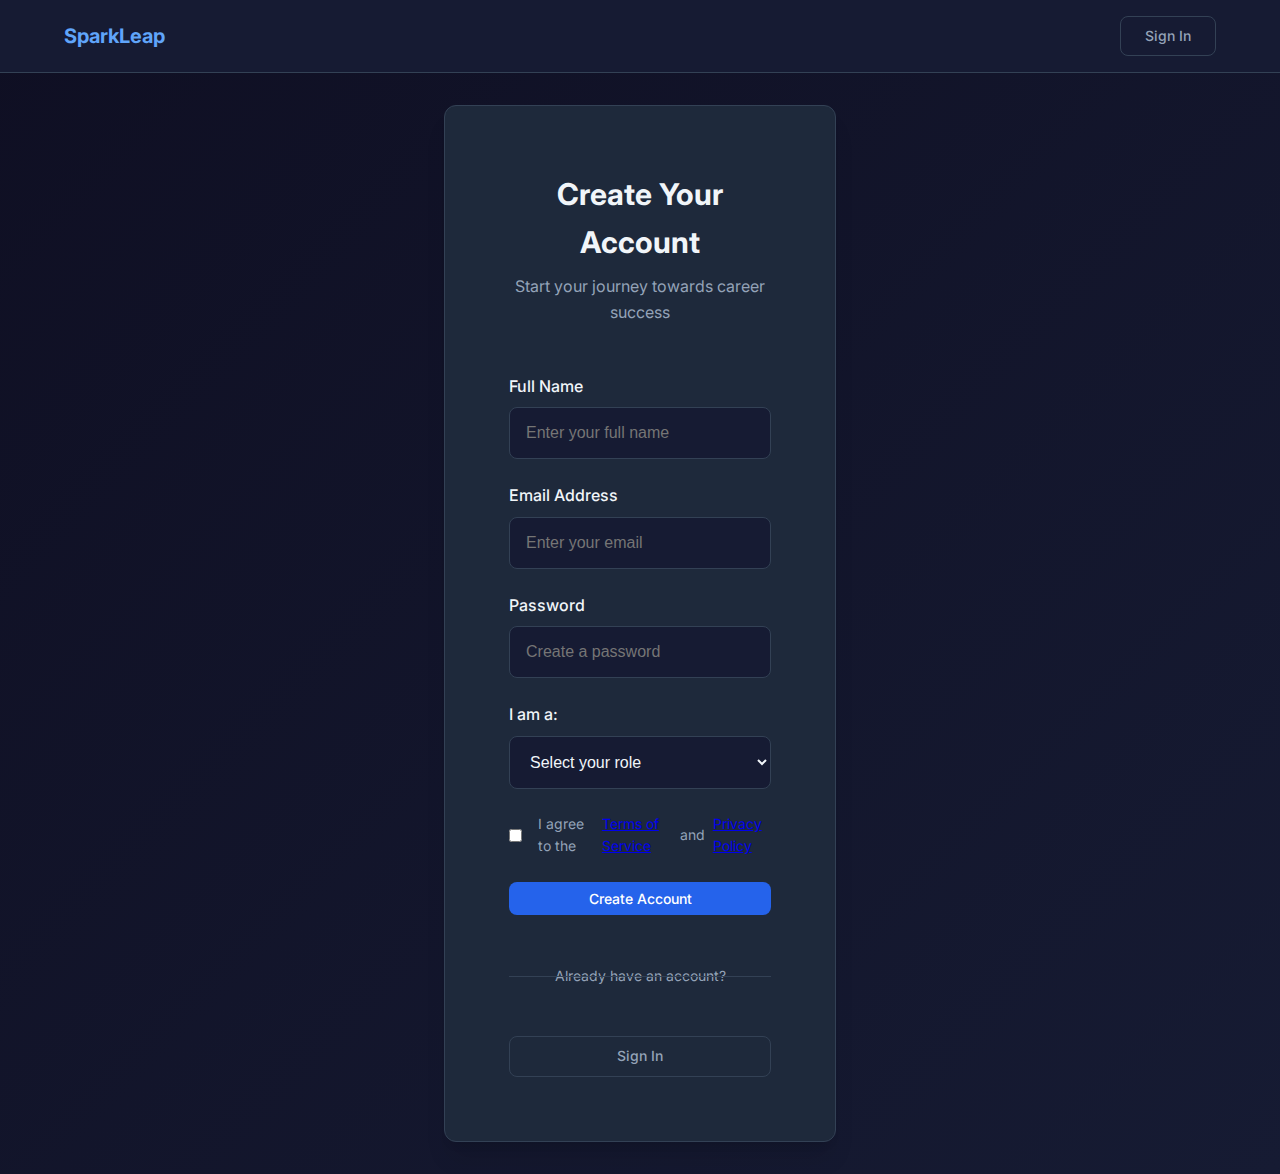
<file: signup.html>
<!DOCTYPE html>
<html lang="en">
<head>
    <meta charset="UTF-8">
    <meta name="viewport" content="width=device-width, initial-scale=1.0">
    <title>Sign Up - SparkLeap</title>
    <link rel="stylesheet" href="styles.css">
    <link href="https://fonts.googleapis.com/css2?family=Inter:wght@300;400;500;600;700&display=swap" rel="stylesheet">
</head>
<body class="auth-page">
    <nav class="navbar">
        <div class="nav-container">
            <div class="nav-logo">
                <a href="index.html"><h2>SparkLeap</h2></a>
            </div>
            <div class="nav-buttons">
                <a href="login.html" class="btn-secondary">Sign In</a>
            </div>
        </div>
    </nav>

    <main class="auth-main">
        <div class="auth-container">
            <div class="auth-card">
                <div class="auth-header">
                    <h1>Create Your Account</h1>
                    <p>Start your journey towards career success</p>
                </div>
                
                <form class="auth-form" id="signupForm">
                    <div class="form-group">
                        <label for="fullName">Full Name</label>
                        <input type="text" id="fullName" name="fullName" required placeholder="Enter your full name">
                    </div>
                    
                    <div class="form-group">
                        <label for="email">Email Address</label>
                        <input type="email" id="email" name="email" required placeholder="Enter your email">
                    </div>
                    
                    <div class="form-group">
                        <label for="password">Password</label>
                        <input type="password" id="password" name="password" required placeholder="Create a password" minlength="6">
                    </div>
                    
                    <div class="form-group">
                        <label for="role">I am a:</label>
                        <select id="role" name="role" required>
                            <option value="">Select your role</option>
                            <option value="student">Student</option>
                            <option value="mentor">Mentor</option>
                        </select>
                    </div>
                    
                    <div class="form-options">
                        <label class="checkbox-container">
                            <input type="checkbox" id="terms" required>
                            <span class="checkmark"></span>
                            I agree to the <a href="#" onclick="alert('Terms and conditions coming soon!')">Terms of Service</a> and <a href="#" onclick="alert('Privacy policy coming soon!')">Privacy Policy</a>
                        </label>
                    </div>
                    
                    <button type="submit" class="btn-primary btn-full">Create Account</button>
                    
                    <div class="auth-divider">
                        <span>Already have an account?</span>
                    </div>
                    
                    <a href="login.html" class="btn-secondary btn-full">Sign In</a>
                </form>
            </div>
        </div>
    </main>

    <script src="auth.js"></script>
</body>
</html>
</file>
<file: styles.css>
* {
    margin: 0;
    padding: 0;
    box-sizing: border-box;
}

:root {
    /* Primary Colors */
    --primary-50: #eff6ff;
    --primary-100: #dbeafe;
    --primary-200: #bfdbfe;
    --primary-300: #93c5fd;
    --primary-400: #60a5fa;
    --primary-500: #3b82f6;
    --primary-600: #2563eb;
    --primary-700: #1d4ed8;
    --primary-800: #1e40af;
    --primary-900: #1e3a8a;

    /* Secondary Colors */
    --secondary-50: #f0fdfa;
    --secondary-100: #ccfbf1;
    --secondary-200: #99f6e4;
    --secondary-300: #5eead4;
    --secondary-400: #2dd4bf;
    --secondary-500: #14b8a6;
    --secondary-600: #0d9488;
    --secondary-700: #0f766e;
    --secondary-800: #115e59;
    --secondary-900: #134e4a;

    /* Accent Colors */
    --accent-50: #fff7ed;
    --accent-100: #ffedd5;
    --accent-200: #fed7aa;
    --accent-300: #fdba74;
    --accent-400: #fb923c;
    --accent-500: #f97316;
    --accent-600: #ea580c;
    --accent-700: #c2410c;
    --accent-800: #9a3412;
    --accent-900: #7c2d12;

    /* Neutral Colors */
    --gray-50: #f9fafb;
    --gray-100: #f3f4f6;
    --gray-200: #e5e7eb;
    --gray-300: #d1d5db;
    --gray-400: #9ca3af;
    --gray-500: #6b7280;
    --gray-600: #4b5563;
    --gray-700: #374151;
    --gray-800: #1f2937;
    --gray-900: #111827;

    /* Success, Warning, Error */
    --success-500: #10b981;
    --warning-500: #f59e0b;
    --error-500: #ef4444;

    /* Dark theme colors */
    --bg-primary: #0f0f23;
    --bg-secondary: #161b33;
    --bg-tertiary: #1e293b;
    --text-primary: #f1f5f9;
    --text-secondary: #94a3b8;
    --text-muted: #64748b;
    --border-color: #334155;
    --card-bg: #1e293b;

    /* Spacing */
    --space-xs: 0.25rem;
    --space-sm: 0.5rem;
    --space-md: 1rem;
    --space-lg: 1.5rem;
    --space-xl: 2rem;
    --space-2xl: 3rem;
    --space-3xl: 4rem;

    /* Typography */
    --font-size-xs: 0.75rem;
    --font-size-sm: 0.875rem;
    --font-size-base: 1rem;
    --font-size-lg: 1.125rem;
    --font-size-xl: 1.25rem;
    --font-size-2xl: 1.5rem;
    --font-size-3xl: 1.875rem;
    --font-size-4xl: 2.25rem;
    --font-size-5xl: 3rem;

    /* Transitions */
    --transition-fast: 0.15s ease-out;
    --transition-base: 0.2s ease-out;
    --transition-slow: 0.3s ease-out;

    /* Shadows */
    --shadow-sm: 0 1px 2px 0 rgb(0 0 0 / 0.05);
    --shadow-base: 0 1px 3px 0 rgb(0 0 0 / 0.1), 0 1px 2px -1px rgb(0 0 0 / 0.1);
    --shadow-lg: 0 10px 15px -3px rgb(0 0 0 / 0.1), 0 4px 6px -4px rgb(0 0 0 / 0.1);
    --shadow-xl: 0 20px 25px -5px rgb(0 0 0 / 0.1), 0 8px 10px -6px rgb(0 0 0 / 0.1);

    /* Border radius */
    --radius-sm: 0.375rem;
    --radius-base: 0.5rem;
    --radius-lg: 0.75rem;
    --radius-xl: 1rem;
}

body {
    font-family: 'Inter', -apple-system, BlinkMacSystemFont, 'Segoe UI', Roboto, sans-serif;
    background-color: var(--bg-primary);
    color: var(--text-primary);
    line-height: 1.6;
    -webkit-font-smoothing: antialiased;
    -moz-osx-font-smoothing: grayscale;
}

/* Navigation */
.navbar {
    background-color: var(--bg-secondary);
    border-bottom: 1px solid var(--border-color);
    padding: var(--space-md) 0;
    position: sticky;
    top: 0;
    z-index: 100;
    backdrop-filter: blur(10px);
}

.nav-container {
    max-width: 1200px;
    margin: 0 auto;
    padding: 0 var(--space-lg);
    display: flex;
    align-items: center;
    justify-content: space-between;
}

.nav-logo h2 {
    color: var(--primary-400);
    font-weight: 700;
    font-size: var(--font-size-xl);
}

.nav-logo a {
    text-decoration: none;
}

.nav-menu {
    display: flex;
    gap: var(--space-xl);
    align-items: center;
}

.nav-link {
    color: var(--text-secondary);
    text-decoration: none;
    font-weight: 500;
    transition: var(--transition-base);
    position: relative;
}

.nav-link:hover,
.nav-link.active {
    color: var(--text-primary);
}

.nav-link.active::after {
    content: '';
    position: absolute;
    bottom: -8px;
    left: 0;
    width: 100%;
    height: 2px;
    background-color: var(--primary-500);
    border-radius: 1px;
}

.nav-buttons {
    display: flex;
    gap: var(--space-md);
    align-items: center;
}

.hamburger {
    display: none;
    flex-direction: column;
    cursor: pointer;
    gap: 4px;
}

.hamburger span {
    width: 24px;
    height: 2px;
    background-color: var(--text-secondary);
    transition: var(--transition-base);
}

/* Buttons */
.btn-primary,
.btn-secondary {
    padding: var(--space-sm) var(--space-lg);
    border-radius: var(--radius-base);
    font-weight: 500;
    text-decoration: none;
    display: inline-flex;
    align-items: center;
    justify-content: center;
    transition: var(--transition-base);
    cursor: pointer;
    border: none;
    font-family: inherit;
    font-size: var(--font-size-sm);
}

.btn-primary {
    background-color: var(--primary-600);
    color: white;
}

.btn-primary:hover {
    background-color: var(--primary-700);
    transform: translateY(-1px);
}

.btn-secondary {
    background-color: transparent;
    color: var(--text-secondary);
    border: 1px solid var(--border-color);
}

.btn-secondary:hover {
    background-color: var(--bg-tertiary);
    color: var(--text-primary);
    border-color: var(--text-secondary);
}

.btn-large {
    padding: var(--space-md) var(--space-xl);
    font-size: var(--font-size-base);
}

.btn-small {
    padding: var(--space-xs) var(--space-sm);
    font-size: var(--font-size-xs);
}

.btn-full {
    width: 100%;
}

/* Container */
.container {
    max-width: 1200px;
    margin: 0 auto;
    padding: 0 var(--space-lg);
}

/* Hero Section */
.hero {
    padding: var(--space-3xl) 0;
    background: linear-gradient(135deg, var(--bg-primary) 0%, var(--bg-secondary) 100%);
    position: relative;
    overflow: hidden;
}

.hero::before {
    content: '';
    position: absolute;
    top: 0;
    left: 0;
    right: 0;
    bottom: 0;
    background: radial-gradient(circle at 30% 20%, var(--primary-900) 0%, transparent 50%),
                radial-gradient(circle at 70% 80%, var(--secondary-900) 0%, transparent 50%);
    opacity: 0.3;
}

.hero .container {
    display: grid;
    grid-template-columns: 1fr 1fr;
    gap: var(--space-3xl);
    align-items: center;
    position: relative;
    z-index: 1;
}

.hero-title {
    font-size: var(--font-size-5xl);
    font-weight: 700;
    line-height: 1.2;
    margin-bottom: var(--space-lg);
    background: linear-gradient(135deg, var(--text-primary) 0%, var(--primary-300) 100%);
    -webkit-background-clip: text;
    -webkit-text-fill-color: transparent;
    background-clip: text;
}

.hero-subtitle {
    font-size: var(--font-size-xl);
    color: var(--text-secondary);
    margin-bottom: var(--space-2xl);
    line-height: 1.5;
}

.hero-buttons {
    display: flex;
    gap: var(--space-lg);
    flex-wrap: wrap;
}

.hero-graphic {
    position: relative;
    height: 400px;
}

.floating-card {
    position: absolute;
    background: var(--card-bg);
    border: 1px solid var(--border-color);
    border-radius: var(--radius-lg);
    padding: var(--space-lg);
    display: flex;
    align-items: center;
    gap: var(--space-sm);
    box-shadow: var(--shadow-lg);
    animation: float 6s ease-in-out infinite;
}

.floating-card .card-icon {
    font-size: var(--font-size-2xl);
}

.card-1 {
    top: 20%;
    left: 10%;
    animation-delay: 0s;
}

.card-2 {
    top: 50%;
    right: 10%;
    animation-delay: 2s;
}

.card-3 {
    bottom: 20%;
    left: 20%;
    animation-delay: 4s;
}

@keyframes float {
    0%, 100% { transform: translateY(0px); }
    50% { transform: translateY(-20px); }
}

/* Sections */
.section-header {
    text-align: center;
    margin-bottom: var(--space-3xl);
}

.section-header h2 {
    font-size: var(--font-size-3xl);
    font-weight: 700;
    margin-bottom: var(--space-md);
}

.section-header p {
    font-size: var(--font-size-lg);
    color: var(--text-secondary);
}

.page-header {
    text-align: center;
    margin-bottom: var(--space-3xl);
    padding: var(--space-2xl) 0;
}

.page-header h1 {
    font-size: var(--font-size-4xl);
    font-weight: 700;
    margin-bottom: var(--space-md);
}

.page-header p {
    font-size: var(--font-size-lg);
    color: var(--text-secondary);
}

/* Problem Solution */
.problem-solution {
    padding: var(--space-3xl) 0;
    background: var(--bg-secondary);
}

.problem-solution-grid {
    display: grid;
    grid-template-columns: 1fr 1fr;
    gap: var(--space-2xl);
}

.problem-card,
.solution-card {
    background: var(--card-bg);
    padding: var(--space-2xl);
    border-radius: var(--radius-lg);
    border: 1px solid var(--border-color);
}

.problem-card .card-icon.error {
    color: var(--error-500);
    font-size: var(--font-size-2xl);
    margin-bottom: var(--space-lg);
}

.solution-card .card-icon.success {
    color: var(--success-500);
    font-size: var(--font-size-2xl);
    margin-bottom: var(--space-lg);
}

.problem-card h3,
.solution-card h3 {
    font-size: var(--font-size-xl);
    margin-bottom: var(--space-lg);
}

.problem-card ul,
.solution-card ul {
    list-style: none;
    padding: 0;
}

.problem-card li,
.solution-card li {
    padding: var(--space-sm) 0;
    color: var(--text-secondary);
}

/* Features */
.features {
    padding: var(--space-3xl) 0;
}

.features-grid {
    display: grid;
    grid-template-columns: repeat(auto-fit, minmax(280px, 1fr));
    gap: var(--space-xl);
}

.feature-card {
    background: var(--card-bg);
    padding: var(--space-2xl);
    border-radius: var(--radius-lg);
    border: 1px solid var(--border-color);
    transition: var(--transition-base);
    text-align: center;
}

.feature-card:hover {
    transform: translateY(-4px);
    border-color: var(--primary-500);
    box-shadow: var(--shadow-xl);
}

.feature-icon {
    font-size: var(--font-size-3xl);
    margin-bottom: var(--space-lg);
}

.feature-card h3 {
    font-size: var(--font-size-xl);
    margin-bottom: var(--space-md);
}

.feature-card p {
    color: var(--text-secondary);
    line-height: 1.6;
}

/* Testimonials */
.testimonials {
    padding: var(--space-3xl) 0;
    background: var(--bg-secondary);
}

.testimonials-grid {
    display: grid;
    grid-template-columns: repeat(auto-fit, minmax(320px, 1fr));
    gap: var(--space-xl);
}

.testimonial-card {
    background: var(--card-bg);
    padding: var(--space-2xl);
    border-radius: var(--radius-lg);
    border: 1px solid var(--border-color);
}

.testimonial-content {
    margin-bottom: var(--space-lg);
}

.testimonial-content p {
    font-style: italic;
    color: var(--text-secondary);
    line-height: 1.6;
}

.testimonial-author {
    display: flex;
    align-items: center;
    gap: var(--space-md);
}

.author-avatar {
    width: 48px;
    height: 48px;
    border-radius: 50%;
    background: var(--primary-600);
    display: flex;
    align-items: center;
    justify-content: center;
    color: white;
    font-weight: 600;
}

.author-info h4 {
    margin-bottom: var(--space-xs);
}

.author-info span {
    color: var(--text-secondary);
    font-size: var(--font-size-sm);
}

/* CTA Section */
.cta {
    padding: var(--space-3xl) 0;
    background: linear-gradient(135deg, var(--primary-600) 0%, var(--secondary-600) 100%);
    text-align: center;
}

.cta-content h2 {
    font-size: var(--font-size-3xl);
    margin-bottom: var(--space-md);
    color: white;
}

.cta-content p {
    font-size: var(--font-size-lg);
    margin-bottom: var(--space-xl);
    color: var(--primary-100);
}

.cta .btn-primary {
    background: white;
    color: var(--primary-600);
}

.cta .btn-primary:hover {
    background: var(--gray-100);
}

/* Footer */
.footer {
    background: var(--bg-tertiary);
    padding: var(--space-3xl) 0 var(--space-xl);
    border-top: 1px solid var(--border-color);
}

.footer-content {
    display: grid;
    grid-template-columns: 1fr 1fr 1fr 1fr;
    gap: var(--space-2xl);
    margin-bottom: var(--space-xl);
}

.footer-brand h3 {
    color: var(--primary-400);
    margin-bottom: var(--space-md);
}

.footer-brand p {
    color: var(--text-secondary);
    line-height: 1.6;
}

.footer-column h4 {
    margin-bottom: var(--space-md);
}

.footer-column a {
    display: block;
    color: var(--text-secondary);
    text-decoration: none;
    margin-bottom: var(--space-sm);
    transition: var(--transition-base);
}

.footer-column a:hover {
    color: var(--primary-400);
}

.footer-bottom {
    text-align: center;
    padding-top: var(--space-xl);
    border-top: 1px solid var(--border-color);
    color: var(--text-secondary);
}

/* Auth Pages */
.auth-page {
    background: linear-gradient(135deg, var(--bg-primary) 0%, var(--bg-secondary) 100%);
    min-height: 100vh;
}

.auth-main {
    display: flex;
    align-items: center;
    justify-content: center;
    min-height: calc(100vh - 80px);
    padding: var(--space-xl) 0;
}

.auth-container {
    width: 100%;
    max-width: 440px;
    padding: 0 var(--space-lg);
}

.auth-card {
    background: var(--card-bg);
    border: 1px solid var(--border-color);
    border-radius: var(--radius-lg);
    padding: var(--space-3xl);
    box-shadow: var(--shadow-xl);
}

.auth-header {
    text-align: center;
    margin-bottom: var(--space-2xl);
}

.auth-header h1 {
    font-size: var(--font-size-3xl);
    font-weight: 700;
    margin-bottom: var(--space-sm);
}

.auth-header p {
    color: var(--text-secondary);
}

.auth-form {
    display: flex;
    flex-direction: column;
    gap: var(--space-lg);
}

.form-group {
    display: flex;
    flex-direction: column;
    gap: var(--space-sm);
}

.form-group label {
    font-weight: 500;
    color: var(--text-primary);
}

.form-group input,
.form-group select {
    padding: var(--space-md);
    border: 1px solid var(--border-color);
    border-radius: var(--radius-base);
    background: var(--bg-secondary);
    color: var(--text-primary);
    font-size: var(--font-size-base);
    transition: var(--transition-base);
}

.form-group input:focus,
.form-group select:focus {
    outline: none;
    border-color: var(--primary-500);
    box-shadow: 0 0 0 3px rgba(59, 130, 246, 0.1);
}

.form-options {
    display: flex;
    align-items: center;
    justify-content: space-between;
}

.checkbox-container {
    display: flex;
    align-items: center;
    gap: var(--space-sm);
    cursor: pointer;
    color: var(--text-secondary);
    font-size: var(--font-size-sm);
}

.checkbox-container input[type="checkbox"] {
    margin: 0;
    width: auto;
    height: auto;
}

.forgot-password {
    color: var(--primary-400);
    text-decoration: none;
    font-size: var(--font-size-sm);
}

.forgot-password:hover {
    text-decoration: underline;
}

.auth-divider {
    text-align: center;
    position: relative;
    margin: var(--space-lg) 0;
}

.auth-divider::before {
    content: '';
    position: absolute;
    top: 50%;
    left: 0;
    right: 0;
    height: 1px;
    background: var(--border-color);
}

.auth-divider span {
    background: var(--card-bg);
    padding: 0 var(--space-md);
    color: var(--text-secondary);
    font-size: var(--font-size-sm);
}

.demo-accounts {
    margin-top: var(--space-xl);
    padding-top: var(--space-lg);
    border-top: 1px solid var(--border-color);
}

.demo-title {
    text-align: center;
    color: var(--text-secondary);
    font-size: var(--font-size-sm);
    margin-bottom: var(--space-md);
}

.demo-buttons {
    display: flex;
    gap: var(--space-sm);
}

.demo-btn {
    flex: 1;
    padding: var(--space-sm);
    background: var(--bg-secondary);
    border: 1px solid var(--border-color);
    color: var(--text-secondary);
    border-radius: var(--radius-base);
    cursor: pointer;
    font-size: var(--font-size-xs);
    transition: var(--transition-base);
}

.demo-btn:hover {
    background: var(--bg-tertiary);
    color: var(--text-primary);
}

/* Dashboard */
.dashboard {
    padding: var(--space-2xl) 0;
}

.dashboard-header {
    display: flex;
    justify-content: space-between;
    align-items: center;
    margin-bottom: var(--space-2xl);
}

.welcome-section h1 {
    font-size: var(--font-size-3xl);
    margin-bottom: var(--space-sm);
}

.welcome-section p {
    color: var(--text-secondary);
}

.subscription-badge {
    background: var(--primary-600);
    color: white;
    padding: var(--space-sm) var(--space-md);
    border-radius: var(--radius-base);
    font-size: var(--font-size-sm);
    font-weight: 500;
}

.stats-grid {
    display: grid;
    grid-template-columns: repeat(auto-fit, minmax(200px, 1fr));
    gap: var(--space-lg);
    margin-bottom: var(--space-3xl);
}

.stat-card {
    background: var(--card-bg);
    border: 1px solid var(--border-color);
    border-radius: var(--radius-lg);
    padding: var(--space-xl);
    display: flex;
    align-items: center;
    gap: var(--space-md);
}

.stat-icon {
    font-size: var(--font-size-2xl);
}

.stat-info h3 {
    font-size: var(--font-size-2xl);
    font-weight: 700;
    margin-bottom: var(--space-xs);
}

.stat-info p {
    color: var(--text-secondary);
    font-size: var(--font-size-sm);
}

.dashboard-section {
    margin-bottom: var(--space-3xl);
}

.dashboard-section .section-header {
    display: flex;
    justify-content: space-between;
    align-items: center;
    text-align: left;
    margin-bottom: var(--space-xl);
}

.dashboard-section .section-header h2 {
    margin-bottom: 0;
}

.empty-state {
    text-align: center;
    padding: var(--space-3xl);
    background: var(--card-bg);
    border: 1px solid var(--border-color);
    border-radius: var(--radius-lg);
}

.empty-icon {
    font-size: var(--font-size-4xl);
    margin-bottom: var(--space-lg);
}

.empty-state h3 {
    margin-bottom: var(--space-md);
}

.empty-state p {
    color: var(--text-secondary);
    margin-bottom: var(--space-lg);
}

.activity-feed {
    background: var(--card-bg);
    border: 1px solid var(--border-color);
    border-radius: var(--radius-lg);
    padding: var(--space-xl);
}

.activity-item {
    display: flex;
    gap: var(--space-md);
    align-items: flex-start;
}

.activity-icon {
    font-size: var(--font-size-lg);
}

.activity-content p {
    margin-bottom: var(--space-xs);
}

.activity-time {
    color: var(--text-secondary);
    font-size: var(--font-size-xs);
}

.recommendations {
    display: grid;
    grid-template-columns: repeat(auto-fit, minmax(280px, 1fr));
    gap: var(--space-lg);
}

.recommendation-card {
    background: var(--card-bg);
    border: 1px solid var(--border-color);
    border-radius: var(--radius-lg);
    padding: var(--space-xl);
}

.recommendation-card h4 {
    margin-bottom: var(--space-sm);
}

.recommendation-card p {
    color: var(--text-secondary);
    margin-bottom: var(--space-md);
    font-size: var(--font-size-sm);
}

/* User Menu */
.user-menu {
    display: flex;
    align-items: center;
    gap: var(--space-md);
}

.user-menu span {
    color: var(--text-primary);
    font-weight: 500;
}

/* Filters */
.filters {
    display: flex;
    gap: var(--space-lg);
    margin-bottom: var(--space-2xl);
    flex-wrap: wrap;
}

.filter-group {
    display: flex;
    align-items: center;
    gap: var(--space-sm);
}

.filter-group label {
    color: var(--text-secondary);
    font-weight: 500;
}

.filter-group select {
    padding: var(--space-sm) var(--space-md);
    border: 1px solid var(--border-color);
    border-radius: var(--radius-base);
    background: var(--bg-secondary);
    color: var(--text-primary);
}

/* Projects Grid */
.projects-grid {
    display: grid;
    grid-template-columns: repeat(auto-fit, minmax(320px, 1fr));
    gap: var(--space-xl);
}

.project-card {
    background: var(--card-bg);
    border: 1px solid var(--border-color);
    border-radius: var(--radius-lg);
    padding: var(--space-xl);
    transition: var(--transition-base);
}

.project-card:hover {
    transform: translateY(-2px);
    box-shadow: var(--shadow-lg);
    border-color: var(--primary-500);
}

.project-header {
    margin-bottom: var(--space-lg);
}

.project-company {
    color: var(--primary-400);
    font-size: var(--font-size-sm);
    font-weight: 500;
    margin-bottom: var(--space-xs);
}

.project-title {
    font-size: var(--font-size-xl);
    font-weight: 600;
    margin-bottom: var(--space-sm);
}

.project-description {
    color: var(--text-secondary);
    line-height: 1.6;
    margin-bottom: var(--space-lg);
}

.project-tags {
    display: flex;
    flex-wrap: wrap;
    gap: var(--space-sm);
    margin-bottom: var(--space-lg);
}

.project-tag {
    background: var(--bg-secondary);
    color: var(--text-secondary);
    padding: var(--space-xs) var(--space-sm);
    border-radius: var(--radius-sm);
    font-size: var(--font-size-xs);
}

.project-meta {
    display: flex;
    justify-content: space-between;
    align-items: center;
    margin-bottom: var(--space-lg);
}

.difficulty-badge {
    padding: var(--space-xs) var(--space-sm);
    border-radius: var(--radius-sm);
    font-size: var(--font-size-xs);
    font-weight: 500;
}

.difficulty-beginner {
    background: var(--success-500);
    color: white;
}

.difficulty-intermediate {
    background: var(--warning-500);
    color: white;
}

.difficulty-advanced {
    background: var(--error-500);
    color: white;
}

.project-mentor {
    color: var(--text-secondary);
    font-size: var(--font-size-sm);
}

/* Mentors Grid */
.mentors-grid {
    display: grid;
    grid-template-columns: repeat(auto-fit, minmax(320px, 1fr));
    gap: var(--space-xl);
}

.mentor-card {
    background: var(--card-bg);
    border: 1px solid var(--border-color);
    border-radius: var(--radius-lg);
    padding: var(--space-xl);
    text-align: center;
    transition: var(--transition-base);
}

.mentor-card:hover {
    transform: translateY(-2px);
    box-shadow: var(--shadow-lg);
    border-color: var(--secondary-500);
}

.mentor-avatar {
    width: 80px;
    height: 80px;
    border-radius: 50%;
    margin: 0 auto var(--space-lg);
    overflow: hidden;
}

.mentor-avatar img {
    width: 100%;
    height: 100%;
    object-fit: cover;
}

.mentor-name {
    font-size: var(--font-size-xl);
    font-weight: 600;
    margin-bottom: var(--space-sm);
}

.mentor-title {
    color: var(--secondary-400);
    font-weight: 500;
    margin-bottom: var(--space-sm);
}

.mentor-company {
    color: var(--text-secondary);
    font-size: var(--font-size-sm);
    margin-bottom: var(--space-lg);
}

.mentor-bio {
    color: var(--text-secondary);
    line-height: 1.6;
    margin-bottom: var(--space-lg);
}

.mentor-expertise {
    display: flex;
    flex-wrap: wrap;
    justify-content: center;
    gap: var(--space-sm);
    margin-bottom: var(--space-lg);
}

.expertise-tag {
    background: var(--secondary-900);
    color: var(--secondary-400);
    padding: var(--space-xs) var(--space-sm);
    border-radius: var(--radius-sm);
    font-size: var(--font-size-xs);
}

.mentor-rating {
    display: flex;
    justify-content: center;
    gap: var(--space-xs);
    margin-bottom: var(--space-lg);
}

.star {
    color: var(--warning-500);
}

/* Resources */
.resource-categories {
    display: grid;
    grid-template-columns: repeat(auto-fit, minmax(400px, 1fr));
    gap: var(--space-2xl);
}

.category-card {
    background: var(--card-bg);
    border: 1px solid var(--border-color);
    border-radius: var(--radius-lg);
    padding: var(--space-2xl);
}

.category-icon {
    font-size: var(--font-size-3xl);
    margin-bottom: var(--space-lg);
}

.category-card h3 {
    font-size: var(--font-size-xl);
    margin-bottom: var(--space-sm);
}

.category-card > p {
    color: var(--text-secondary);
    margin-bottom: var(--space-xl);
}

.resource-list {
    display: flex;
    flex-direction: column;
    gap: var(--space-lg);
}

.resource-item {
    padding: var(--space-lg);
    background: var(--bg-secondary);
    border-radius: var(--radius-base);
}

.resource-item h4 {
    margin-bottom: var(--space-sm);
}

.resource-item p {
    color: var(--text-secondary);
    font-size: var(--font-size-sm);
    margin-bottom: var(--space-md);
}

/* Team Page */
.mission-section {
    margin-bottom: var(--space-3xl);
    padding: var(--space-3xl);
    background: var(--card-bg);
    border-radius: var(--radius-lg);
    border: 1px solid var(--border-color);
}

.mission-content {
    display: grid;
    grid-template-columns: 2fr 1fr;
    gap: var(--space-3xl);
    align-items: center;
}

.mission-text h2 {
    margin-bottom: var(--space-md);
    font-size: var(--font-size-2xl);
}

.mission-text h3 {
    margin-top: var(--space-xl);
    margin-bottom: var(--space-md);
    font-size: var(--font-size-xl);
}

.mission-text p {
    color: var(--text-secondary);
    line-height: 1.6;
}

.mission-stats {
    display: flex;
    flex-direction: column;
    gap: var(--space-lg);
}

.stat-item {
    text-align: center;
    padding: var(--space-lg);
    background: var(--bg-secondary);
    border-radius: var(--radius-base);
}

.stat-item h4 {
    font-size: var(--font-size-3xl);
    font-weight: 700;
    color: var(--primary-400);
    margin-bottom: var(--space-sm);
}

.stat-item span {
    color: var(--text-secondary);
    font-size: var(--font-size-sm);
}

.team-section {
    margin-bottom: var(--space-3xl);
}

.team-section h2 {
    text-align: center;
    margin-bottom: var(--space-2xl);
    font-size: var(--font-size-3xl);
}

.team-grid {
    display: grid;
    grid-template-columns: repeat(auto-fit, minmax(320px, 1fr));
    gap: var(--space-2xl);
}

.team-member {
    background: var(--card-bg);
    border: 1px solid var(--border-color);
    border-radius: var(--radius-lg);
    padding: var(--space-2xl);
    text-align: center;
}

.member-avatar {
    width: 120px;
    height: 120px;
    border-radius: 50%;
    margin: 0 auto var(--space-lg);
    overflow: hidden;
}

.member-avatar img {
    width: 100%;
    height: 100%;
    object-fit: cover;
}

.member-info h3 {
    font-size: var(--font-size-xl);
    margin-bottom: var(--space-sm);
}

.member-role {
    color: var(--primary-400);
    font-weight: 500;
    margin-bottom: var(--space-md);
}

.member-bio {
    color: var(--text-secondary);
    line-height: 1.6;
    margin-bottom: var(--space-lg);
}

.member-links {
    display: flex;
    justify-content: center;
    gap: var(--space-md);
}

.member-links a {
    color: var(--text-secondary);
    text-decoration: none;
    font-size: var(--font-size-sm);
    transition: var(--transition-base);
}

.member-links a:hover {
    color: var(--primary-400);
}

.values-section {
    margin-bottom: var(--space-3xl);
}

.values-section h2 {
    text-align: center;
    margin-bottom: var(--space-2xl);
    font-size: var(--font-size-3xl);
}

.values-grid {
    display: grid;
    grid-template-columns: repeat(auto-fit, minmax(250px, 1fr));
    gap: var(--space-xl);
}

.value-card {
    background: var(--card-bg);
    border: 1px solid var(--border-color);
    border-radius: var(--radius-lg);
    padding: var(--space-2xl);
    text-align: center;
}

.value-icon {
    font-size: var(--font-size-3xl);
    margin-bottom: var(--space-lg);
}

.value-card h3 {
    margin-bottom: var(--space-md);
}

.value-card p {
    color: var(--text-secondary);
    line-height: 1.6;
}

.join-section {
    padding: var(--space-3xl);
    background: linear-gradient(135deg, var(--secondary-600) 0%, var(--primary-600) 100%);
    border-radius: var(--radius-lg);
    text-align: center;
}

.join-content h2 {
    color: white;
    margin-bottom: var(--space-md);
    font-size: var(--font-size-2xl);
}

.join-content p {
    color: var(--secondary-100);
    margin-bottom: var(--space-xl);
}

.join-section .btn-primary {
    background: white;
    color: var(--secondary-600);
}

.join-section .btn-primary:hover {
    background: var(--gray-100);
}

/* Pricing Page */
.pricing-grid {
    display: grid;
    grid-template-columns: repeat(auto-fit, minmax(320px, 1fr));
    gap: var(--space-xl);
    margin-bottom: var(--space-3xl);
}

.pricing-card {
    background: var(--card-bg);
    border: 1px solid var(--border-color);
    border-radius: var(--radius-lg);
    padding: var(--space-2xl);
    position: relative;
    transition: var(--transition-base);
}

.pricing-card:hover {
    transform: translateY(-4px);
    box-shadow: var(--shadow-xl);
}

.pricing-card.popular {
    border-color: var(--primary-500);
    transform: scale(1.02);
}

.popular-badge {
    position: absolute;
    top: -12px;
    left: 50%;
    transform: translateX(-50%);
    background: var(--primary-500);
    color: white;
    padding: var(--space-xs) var(--space-lg);
    border-radius: var(--radius-base);
    font-size: var(--font-size-sm);
    font-weight: 500;
}

.plan-header {
    text-align: center;
    margin-bottom: var(--space-2xl);
}

.plan-header h3 {
    font-size: var(--font-size-xl);
    margin-bottom: var(--space-md);
}

.price {
    display: flex;
    align-items: baseline;
    justify-content: center;
    margin-bottom: var(--space-sm);
}

.currency {
    font-size: var(--font-size-lg);
    color: var(--text-secondary);
}

.amount {
    font-size: var(--font-size-4xl);
    font-weight: 700;
    color: var(--primary-400);
}

.period {
    font-size: var(--font-size-base);
    color: var(--text-secondary);
}

.plan-header p {
    color: var(--text-secondary);
}

.plan-features {
    margin-bottom: var(--space-2xl);
}

.plan-features ul {
    list-style: none;
    padding: 0;
}

.plan-features li {
    padding: var(--space-sm) 0;
    display: flex;
    align-items: center;
    gap: var(--space-sm);
}

.pricing-faq {
    margin-bottom: var(--space-3xl);
}

.pricing-faq h2 {
    text-align: center;
    margin-bottom: var(--space-2xl);
    font-size: var(--font-size-3xl);
}

.faq-grid {
    display: grid;
    grid-template-columns: repeat(auto-fit, minmax(300px, 1fr));
    gap: var(--space-xl);
}

.faq-item {
    background: var(--card-bg);
    border: 1px solid var(--border-color);
    border-radius: var(--radius-lg);
    padding: var(--space-xl);
}

.faq-item h4 {
    margin-bottom: var(--space-md);
}

.faq-item p {
    color: var(--text-secondary);
    line-height: 1.6;
}

.pricing-cta {
    padding: var(--space-3xl);
    background: var(--card-bg);
    border: 1px solid var(--border-color);
    border-radius: var(--radius-lg);
    text-align: center;
}

.cta-content h2 {
    margin-bottom: var(--space-md);
    font-size: var(--font-size-3xl);
}

.cta-content p {
    color: var(--text-secondary);
    margin-bottom: var(--space-xl);
}

.cta-buttons {
    display: flex;
    justify-content: center;
    gap: var(--space-lg);
    flex-wrap: wrap;
}

/* Overview Page */
.process-section {
    margin-bottom: var(--space-3xl);
}

.process-section h2 {
    text-align: center;
    margin-bottom: var(--space-2xl);
    font-size: var(--font-size-3xl);
}

.process-steps {
    display: flex;
    flex-direction: column;
    gap: var(--space-2xl);
}

.step {
    display: flex;
    align-items: flex-start;
    gap: var(--space-xl);
    background: var(--card-bg);
    border: 1px solid var(--border-color);
    border-radius: var(--radius-lg);
    padding: var(--space-2xl);
}

.step-number {
    width: 48px;
    height: 48px;
    border-radius: 50%;
    background: var(--primary-600);
    color: white;
    display: flex;
    align-items: center;
    justify-content: center;
    font-weight: 700;
    font-size: var(--font-size-lg);
    flex-shrink: 0;
}

.step-content h3 {
    margin-bottom: var(--space-sm);
    font-size: var(--font-size-xl);
}

.step-content p {
    color: var(--text-secondary);
    line-height: 1.6;
}

.benefits-section {
    margin-bottom: var(--space-3xl);
    padding: var(--space-3xl);
    background: var(--bg-secondary);
    border-radius: var(--radius-lg);
}

.benefits-section h2 {
    text-align: center;
    margin-bottom: var(--space-2xl);
    font-size: var(--font-size-3xl);
}

.benefits-grid {
    display: grid;
    grid-template-columns: repeat(auto-fit, minmax(300px, 1fr));
    gap: var(--space-xl);
}

.benefit-card {
    background: var(--card-bg);
    border: 1px solid var(--border-color);
    border-radius: var(--radius-lg);
    padding: var(--space-2xl);
}

.benefit-card.social .benefit-icon {
    color: var(--secondary-400);
}

.benefit-card.functional .benefit-icon {
    color: var(--primary-400);
}

.benefit-card.emotional .benefit-icon {
    color: var(--accent-400);
}

.benefit-icon {
    font-size: var(--font-size-3xl);
    margin-bottom: var(--space-lg);
}

.benefit-card h3 {
    margin-bottom: var(--space-lg);
    font-size: var(--font-size-xl);
}

.benefit-card ul {
    list-style: none;
    padding: 0;
}

.benefit-card li {
    color: var(--text-secondary);
    padding: var(--space-sm) 0;
    position: relative;
    padding-left: var(--space-lg);
}

.benefit-card li::before {
    content: '✓';
    position: absolute;
    left: 0;
    color: var(--success-500);
    font-weight: bold;
}

.market-trends-section {
    margin-bottom: var(--space-3xl);
}

.market-trends-section h2 {
    text-align: center;
    margin-bottom: var(--space-2xl);
    font-size: var(--font-size-3xl);
}

.trends-content {
    display: grid;
    grid-template-columns: 1fr 1fr;
    gap: var(--space-3xl);
    align-items: center;
}

.trend-stats {
    display: flex;
    flex-direction: column;
    gap: var(--space-xl);
}

.stat {
    text-align: center;
    padding: var(--space-xl);
    background: var(--card-bg);
    border: 1px solid var(--border-color);
    border-radius: var(--radius-lg);
}

.stat h3 {
    font-size: var(--font-size-4xl);
    font-weight: 700;
    color: var(--primary-400);
    margin-bottom: var(--space-sm);
}

.stat p {
    color: var(--text-secondary);
}

.trends-text {
    background: var(--card-bg);
    border: 1px solid var(--border-color);
    border-radius: var(--radius-lg);
    padding: var(--space-2xl);
}

.trends-text h3 {
    margin-bottom: var(--space-md);
    font-size: var(--font-size-xl);
}

.trends-text p {
    color: var(--text-secondary);
    line-height: 1.6;
    margin-bottom: var(--space-lg);
}

.trends-text ul {
    list-style: none;
    padding: 0;
}

.trends-text li {
    color: var(--text-secondary);
    padding: var(--space-sm) 0;
    position: relative;
    padding-left: var(--space-lg);
}

.trends-text li::before {
    content: '→';
    position: absolute;
    left: 0;
    color: var(--primary-400);
    font-weight: bold;
}

.success-metrics {
    margin-bottom: var(--space-3xl);
}

.success-metrics h2 {
    text-align: center;
    margin-bottom: var(--space-2xl);
    font-size: var(--font-size-3xl);
}

.metrics-grid {
    display: grid;
    grid-template-columns: repeat(auto-fit, minmax(250px, 1fr));
    gap: var(--space-xl);
}

.metric-card {
    background: var(--card-bg);
    border: 1px solid var(--border-color);
    border-radius: var(--radius-lg);
    padding: var(--space-2xl);
    text-align: center;
}

.metric-number {
    font-size: var(--font-size-4xl);
    font-weight: 700;
    color: var(--success-500);
    margin-bottom: var(--space-sm);
}

.metric-label {
    font-weight: 600;
    margin-bottom: var(--space-md);
    color: var(--text-primary);
}

.metric-card p {
    color: var(--text-secondary);
    font-size: var(--font-size-sm);
    line-height: 1.6;
}

.platform-features {
    margin-bottom: var(--space-3xl);
    padding: var(--space-3xl);
    background: var(--card-bg);
    border: 1px solid var(--border-color);
    border-radius: var(--radius-lg);
}

.platform-features h2 {
    text-align: center;
    margin-bottom: var(--space-2xl);
    font-size: var(--font-size-3xl);
}

.features-showcase {
    display: flex;
    flex-direction: column;
    gap: var(--space-xl);
}

.feature-item {
    display: flex;
    align-items: center;
    gap: var(--space-xl);
    padding: var(--space-xl);
    background: var(--bg-secondary);
    border-radius: var(--radius-lg);
}

.feature-visual {
    font-size: var(--font-size-4xl);
    flex-shrink: 0;
}

.feature-details h4 {
    margin-bottom: var(--space-sm);
    font-size: var(--font-size-lg);
}

.feature-details p {
    color: var(--text-secondary);
    line-height: 1.6;
}

.cta-section {
    padding: var(--space-3xl);
    background: linear-gradient(135deg, var(--primary-600) 0%, var(--secondary-600) 100%);
    border-radius: var(--radius-lg);
    text-align: center;
}

.cta-section .cta-content h2 {
    color: white;
    margin-bottom: var(--space-md);
    font-size: var(--font-size-3xl);
}

.cta-section .cta-content p {
    color: var(--primary-100);
    margin-bottom: var(--space-xl);
}

.cta-section .cta-buttons {
    display: flex;
    justify-content: center;
    gap: var(--space-lg);
    flex-wrap: wrap;
}

.cta-section .btn-primary {
    background: white;
    color: var(--primary-600);
}

.cta-section .btn-primary:hover {
    background: var(--gray-100);
}

.cta-section .btn-secondary {
    background: transparent;
    color: white;
    border-color: white;
}

.cta-section .btn-secondary:hover {
    background: rgba(255, 255, 255, 0.1);
}

/* Responsive Design */
@media (max-width: 768px) {
    .nav-menu {
        display: none;
    }
    
    .hamburger {
        display: flex;
    }
    
    .hero .container {
        grid-template-columns: 1fr;
        gap: var(--space-xl);
        text-align: center;
    }
    
    .hero-title {
        font-size: var(--font-size-3xl);
    }
    
    .hero-buttons {
        justify-content: center;
    }
    
    .problem-solution-grid {
        grid-template-columns: 1fr;
    }
    
    .features-grid {
        grid-template-columns: 1fr;
    }
    
    .testimonials-grid {
        grid-template-columns: 1fr;
    }
    
    .footer-content {
        grid-template-columns: 1fr 1fr;
        gap: var(--space-xl);
    }
    
    .dashboard-header {
        flex-direction: column;
        gap: var(--space-lg);
        align-items: flex-start;
    }
    
    .stats-grid {
        grid-template-columns: repeat(2, 1fr);
    }
    
    .recommendations {
        grid-template-columns: 1fr;
    }
    
    .filters {
        flex-direction: column;
        gap: var(--space-md);
    }
    
    .projects-grid {
        grid-template-columns: 1fr;
    }
    
    .mentors-grid {
        grid-template-columns: 1fr;
    }
    
    .resource-categories {
        grid-template-columns: 1fr;
    }
    
    .mission-content {
        grid-template-columns: 1fr;
    }
    
    .team-grid {
        grid-template-columns: 1fr;
    }
    
    .values-grid {
        grid-template-columns: 1fr;
    }
    
    .pricing-grid {
        grid-template-columns: 1fr;
    }
    
    .faq-grid {
        grid-template-columns: 1fr;
    }
    
    .trends-content {
        grid-template-columns: 1fr;
    }
    
    .metrics-grid {
        grid-template-columns: repeat(2, 1fr);
    }
    
    .feature-item {
        flex-direction: column;
        text-align: center;
        gap: var(--space-lg);
    }
    
    .step {
        flex-direction: column;
        text-align: center;
        gap: var(--space-lg);
    }
    
    .cta-buttons {
        flex-direction: column;
        align-items: center;
    }
    
    .demo-buttons {
        flex-direction: column;
    }
}

@media (max-width: 480px) {
    .container,
    .nav-container {
        padding: 0 var(--space-md);
    }
    
    .hero-title {
        font-size: var(--font-size-2xl);
    }
    
    .hero-subtitle {
        font-size: var(--font-size-base);
    }
    
    .section-header h2 {
        font-size: var(--font-size-2xl);
    }
    
    .page-header h1 {
        font-size: var(--font-size-2xl);
    }
    
    .stats-grid {
        grid-template-columns: 1fr;
    }
    
    .metrics-grid {
        grid-template-columns: 1fr;
    }
    
    .footer-content {
        grid-template-columns: 1fr;
    }
    
    .hero-buttons {
        flex-direction: column;
        align-items: center;
    }
}

/* Animations */
@keyframes fadeIn {
    from {
        opacity: 0;
        transform: translateY(20px);
    }
    to {
        opacity: 1;
        transform: translateY(0);
    }
}

.feature-card,
.testimonial-card,
.project-card,
.mentor-card {
    animation: fadeIn 0.6s ease-out;
}

/* Focus styles for accessibility */
.btn-primary:focus,
.btn-secondary:focus,
.nav-link:focus,
input:focus,
select:focus,
button:focus {
    outline: 2px solid var(--primary-500);
    outline-offset: 2px;
}

/* Loading states */
.loading {
    opacity: 0.6;
    pointer-events: none;
}

.loading::after {
    content: '';
    position: absolute;
    top: 50%;
    left: 50%;
    width: 20px;
    height: 20px;
    margin: -10px 0 0 -10px;
    border: 2px solid var(--border-color);
    border-top-color: var(--primary-500);
    border-radius: 50%;
    animation: spin 1s linear infinite;
}

@keyframes spin {
    to {
        transform: rotate(360deg);
    }
}
</file>
